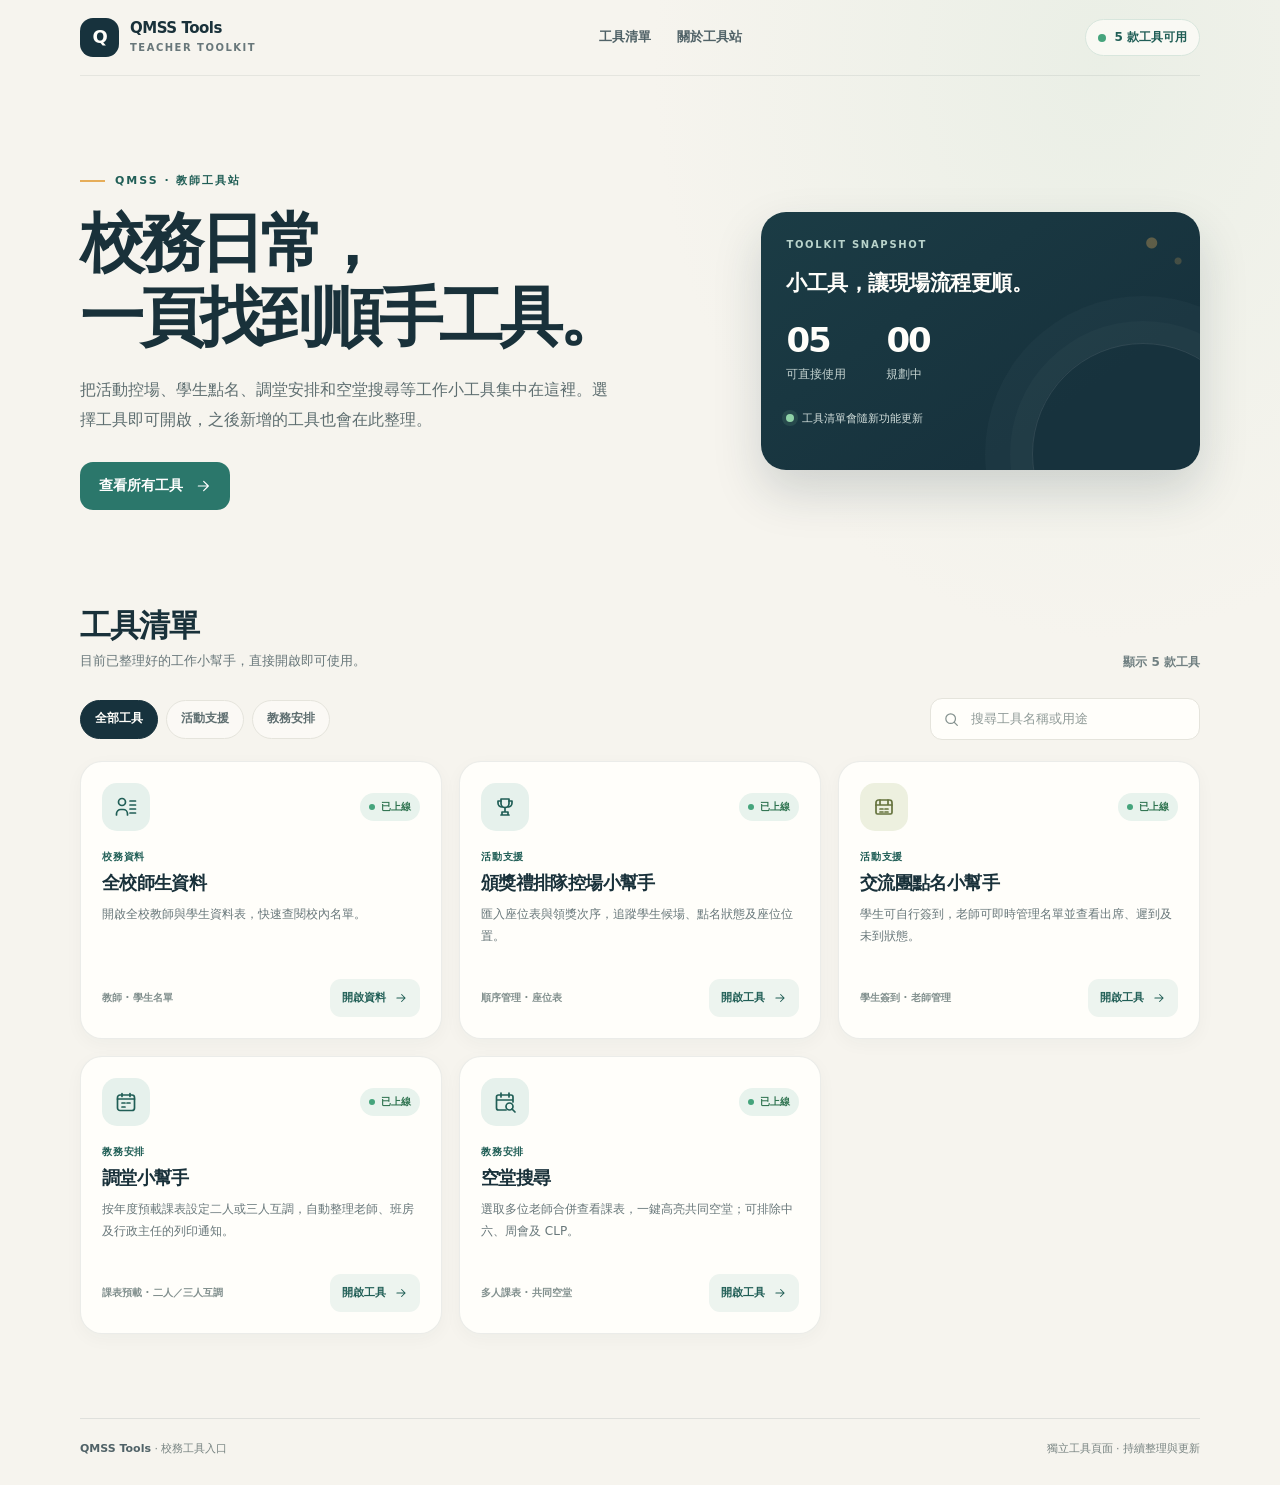
<file: index.html>
<!doctype html>
<html lang="zh-Hant">
<head>
  <meta charset="utf-8">
  <meta name="viewport" content="width=device-width, initial-scale=1">
  <meta name="theme-color" content="#f6f4ee">
  <meta name="description" content="QMSS 校務工具入口：頒獎禮控場、交流團點名、調堂列印及多人空堂搜尋工具。">
  <title>QMSS Tools｜校務工具入口</title>
  <style>
    :root {
      color-scheme: light;
      --page: #f6f4ee;
      --paper: #fffefa;
      --ink: #19313a;
      --muted: #68777a;
      --line: #e5e4dc;
      --teal: #2b776b;
      --teal-dark: #205e56;
      --teal-soft: #e6f1ec;
      --gold: #e6ad59;
      --navy: #17323d;
      --shadow: 0 14px 36px rgba(35, 54, 52, .07);
      --radius: 22px;
    }

    * { box-sizing: border-box; }
    html { scroll-behavior: smooth; }
    body {
      margin: 0;
      min-width: 320px;
      background:
        radial-gradient(ellipse at 86% 4%, rgba(223, 234, 222, .52), transparent 28rem),
        var(--page);
      color: var(--ink);
      font-family: "Noto Sans HK", "PingFang HK", "Microsoft JhengHei", system-ui, sans-serif;
      line-height: 1.6;
    }
    a { color: inherit; }
    button, input { font: inherit; }
    button:focus-visible, input:focus-visible, a:focus-visible {
      outline: 3px solid #d28b2f;
      outline-offset: 3px;
    }
    .wrap { width: min(1120px, calc(100% - 48px)); margin-inline: auto; }

    .topbar {
      min-height: 76px;
      display: flex;
      align-items: center;
      justify-content: space-between;
      gap: 24px;
      border-bottom: 1px solid rgba(25, 49, 58, .08);
    }
    .brand {
      display: inline-flex;
      align-items: center;
      gap: 11px;
      text-decoration: none;
      font-weight: 800;
      letter-spacing: -.03em;
    }
    .brand-mark {
      width: 39px;
      height: 39px;
      display: grid;
      place-items: center;
      border-radius: 13px;
      background: var(--navy);
      color: #fffefa;
      font-size: 18px;
      letter-spacing: -.07em;
    }
    .brand-name { display: block; font-size: 15px; line-height: 1.2; }
    .brand-caption {
      display: block;
      margin-top: 3px;
      color: var(--muted);
      font-size: 10px;
      font-weight: 700;
      letter-spacing: .15em;
    }
    .top-links { display: flex; align-items: center; gap: 26px; }
    .top-links a {
      color: #506267;
      font-size: 13px;
      font-weight: 650;
      text-decoration: none;
    }
    .top-links a:hover { color: var(--teal-dark); }
    .live-count {
      display: inline-flex;
      align-items: center;
      gap: 8px;
      padding: 8px 12px;
      border: 1px solid #d8e6dd;
      border-radius: 999px;
      background: rgba(255, 254, 250, .7);
      color: var(--teal-dark);
      font-size: 12px;
      font-weight: 750;
      white-space: nowrap;
    }
    .live-dot, .status-dot {
      width: 8px;
      height: 8px;
      display: inline-block;
      border-radius: 50%;
      background: #45a47c;
      flex: 0 0 auto;
    }

    .hero {
      display: grid;
      grid-template-columns: minmax(0, 1.15fr) minmax(300px, .85fr);
      align-items: center;
      gap: clamp(36px, 7vw, 88px);
      padding-block: clamp(56px, 8vw, 96px) 74px;
    }
    .eyebrow {
      display: flex;
      align-items: center;
      gap: 10px;
      margin: 0 0 16px;
      color: var(--teal-dark);
      font-size: 11px;
      font-weight: 800;
      letter-spacing: .18em;
      text-transform: uppercase;
    }
    .eyebrow::before {
      width: 25px;
      height: 2px;
      background: var(--gold);
      content: "";
    }
    h1 {
      max-width: 650px;
      margin: 0;
      font-size: clamp(38px, 5.2vw, 64px);
      line-height: 1.17;
      letter-spacing: -.065em;
      font-weight: 800;
    }
    .hero-copy {
      max-width: 540px;
      margin: 20px 0 27px;
      color: #5e6e70;
      font-size: 16px;
      line-height: 1.85;
    }
    .primary-link {
      min-height: 48px;
      display: inline-flex;
      align-items: center;
      justify-content: center;
      gap: 12px;
      padding: 0 19px;
      border-radius: 13px;
      background: var(--teal);
      color: white;
      font-size: 14px;
      font-weight: 750;
      text-decoration: none;
      transition: background .18s ease, transform .18s ease;
    }
    .primary-link:hover { background: var(--teal-dark); transform: translateY(-1px); }
    .primary-link svg { width: 16px; height: 16px; }

    .overview {
      position: relative;
      overflow: hidden;
      min-height: 258px;
      padding: 25px;
      border-radius: 25px;
      background:
        radial-gradient(circle at 89% 12%, rgba(230, 173, 89, .34) 0 5px, transparent 6px),
        radial-gradient(circle at 95% 19%, rgba(230, 173, 89, .22) 0 3px, transparent 4px),
        linear-gradient(145deg, #1b3c45, #17323d 72%);
      color: #fffefa;
      box-shadow: 0 22px 48px rgba(23, 50, 61, .17);
    }
    .overview::after {
      position: absolute;
      right: -54px;
      bottom: -95px;
      width: 220px;
      height: 220px;
      border: 1px solid rgba(255, 255, 255, .1);
      border-radius: 50%;
      box-shadow: 0 0 0 22px rgba(255,255,255,.025), 0 0 0 47px rgba(255,255,255,.025);
      content: "";
      pointer-events: none;
    }
    .overview-kicker {
      color: #b9d3cb;
      font-size: 10px;
      font-weight: 750;
      letter-spacing: .17em;
    }
    .overview-title { margin: 14px 0 23px; font-size: 21px; font-weight: 750; letter-spacing: -.025em; }
    .overview-stats { display: flex; gap: 40px; }
    .stat-number { display: block; font-size: 34px; font-weight: 800; line-height: 1; letter-spacing: -.06em; }
    .stat-label { display: block; margin-top: 8px; color: #c5d3d0; font-size: 12px; }
    .overview-foot {
      display: flex;
      align-items: center;
      gap: 8px;
      margin-top: 25px;
      color: #d3dfdc;
      font-size: 11px;
    }
    .overview-foot .live-dot { background: #8fd2a7; box-shadow: 0 0 0 4px rgba(143,210,167,.12); }

    .tools-section { padding: 22px 0 84px; }
    .section-heading {
      display: flex;
      align-items: end;
      justify-content: space-between;
      gap: 24px;
      margin-bottom: 23px;
    }
    .section-heading h2 { margin: 0; font-size: clamp(24px, 3vw, 31px); line-height: 1.25; letter-spacing: -.045em; }
    .section-heading p { margin: 7px 0 0; color: var(--muted); font-size: 13px; }
    .tool-count {
      color: #718082;
      font-size: 12px;
      font-weight: 700;
      white-space: nowrap;
    }
    .toolbar {
      display: flex;
      align-items: center;
      justify-content: space-between;
      gap: 16px;
      margin: 26px 0 21px;
    }
    .filters { display: flex; flex-wrap: wrap; gap: 8px; }
    .filter-button {
      min-height: 39px;
      padding: 0 14px;
      border: 1px solid var(--line);
      border-radius: 999px;
      background: rgba(255, 254, 250, .62);
      color: #5e6e70;
      cursor: pointer;
      font-size: 12px;
      font-weight: 700;
      transition: border-color .16s ease, background .16s ease, color .16s ease;
    }
    .filter-button:hover { border-color: #b9d3c8; color: var(--teal-dark); }
    .filter-button[aria-pressed="true"] {
      border-color: var(--navy);
      background: var(--navy);
      color: #fffefa;
    }
    .search-box {
      width: min(270px, 100%);
      min-height: 42px;
      display: flex;
      align-items: center;
      gap: 9px;
      padding: 0 12px;
      border: 1px solid var(--line);
      border-radius: 12px;
      background: var(--paper);
    }
    .search-box svg { width: 17px; height: 17px; color: #84918e; flex: 0 0 auto; }
    .search-box input {
      width: 100%;
      min-width: 0;
      border: 0;
      outline: 0;
      background: transparent;
      color: var(--ink);
      font-size: 13px;
    }
    .search-box input::placeholder { color: #909b98; }
    .search-box:focus-within { border-color: #74a99a; box-shadow: 0 0 0 3px rgba(43,119,107,.1); }

    .tool-grid { display: grid; grid-template-columns: repeat(3, minmax(0, 1fr)); gap: 17px; }
    .tool-card {
      min-height: 278px;
      display: flex;
      flex-direction: column;
      padding: 21px;
      border: 1px solid rgba(33, 57, 57, .09);
      border-radius: var(--radius);
      background: var(--paper);
      box-shadow: 0 5px 18px rgba(35, 54, 52, .035);
      transition: transform .18s ease, box-shadow .18s ease, border-color .18s ease;
    }
    .tool-card:hover {
      transform: translateY(-3px);
      border-color: rgba(43,119,107,.28);
      box-shadow: var(--shadow);
    }
    .tool-card.planned { background: rgba(255, 254, 250, .58); border-style: dashed; box-shadow: none; }
    .tool-card.planned:hover { transform: none; border-color: #c9c9bd; box-shadow: none; }
    .card-top { display: flex; align-items: center; justify-content: space-between; gap: 10px; }
    .tool-icon {
      width: 48px;
      height: 48px;
      display: grid;
      place-items: center;
      border-radius: 15px;
      background: var(--teal-soft);
      color: var(--teal-dark);
    }
    .tool-icon svg { width: 24px; height: 24px; }
    .tool-card.attendance .tool-icon { background: #edf0df; color: #65733e; }
    .tool-card.planned .tool-icon { background: #efeee8; color: #77786d; }
    .status-badge {
      display: inline-flex;
      align-items: center;
      gap: 6px;
      padding: 6px 9px;
      border-radius: 999px;
      background: #e8f3ed;
      color: #307451;
      font-size: 10px;
      font-weight: 800;
      white-space: nowrap;
    }
    .status-badge .status-dot { width: 6px; height: 6px; }
    .status-badge.upcoming { background: #efeee8; color: #77786d; }
    .status-badge.upcoming .status-dot { background: #aaa99e; }
    .category {
      margin: 18px 0 5px;
      color: var(--teal-dark);
      font-size: 10px;
      font-weight: 800;
      letter-spacing: .08em;
    }
    .tool-card h3 { margin: 0; font-size: 18px; line-height: 1.4; letter-spacing: -.035em; }
    .tool-card p { margin: 9px 0 17px; color: var(--muted); font-size: 12px; line-height: 1.8; }
    .card-bottom { display: flex; align-items: center; justify-content: space-between; gap: 10px; margin-top: auto; }
    .feature-tag { color: #82908e; font-size: 10px; font-weight: 650; }
    .card-link, .coming-label {
      min-height: 38px;
      display: inline-flex;
      align-items: center;
      justify-content: center;
      gap: 8px;
      padding: 0 12px;
      border-radius: 11px;
      background: #edf4ef;
      color: var(--teal-dark);
      font-size: 11px;
      font-weight: 800;
      text-decoration: none;
      white-space: nowrap;
      transition: background .16s ease;
    }
    .card-link:hover { background: #dcece2; }
    .card-link svg { width: 14px; height: 14px; }
    .coming-label { background: #f1f0eb; color: #77786d; }

    .empty-state {
      padding: 30px 20px;
      border: 1px dashed #d6d5ca;
      border-radius: 16px;
      color: var(--muted);
      text-align: center;
      font-size: 13px;
    }
    .empty-state[hidden], .tool-card[hidden] { display: none !important; }
    .footer {
      display: flex;
      justify-content: space-between;
      gap: 20px;
      padding: 21px 0 27px;
      border-top: 1px solid rgba(25,49,58,.1);
      color: #788482;
      font-size: 11px;
    }
    .footer strong { color: #506267; font-weight: 750; }

    @media (max-width: 820px) {
      .hero { grid-template-columns: 1fr  .82fr; gap: 28px; }
      .tool-grid { grid-template-columns: repeat(2, minmax(0, 1fr)); }
      .overview { min-height: 230px; padding: 21px; }
      .overview-stats { gap: 25px; }
    }
    @media (max-width: 620px) {
      .wrap { width: min(100% - 34px, 480px); }
      .topbar { min-height: 68px; gap: 12px; }
      .top-links { display: none; }
      .live-count { padding: 7px 10px; font-size: 10px; }
      .brand-mark { width: 36px; height: 36px; }
      .hero { grid-template-columns: 1fr; gap: 31px; padding-block: 48px 52px; }
      h1 { font-size: clamp(38px, 11vw, 52px); }
      .hero-copy { margin: 15px 0 22px; font-size: 14px; }
      .overview { min-height: 0; padding: 21px; }
      .overview-title { margin: 10px 0 20px; font-size: 18px; }
      .overview-stats { gap: 34px; }
      .tools-section { padding-bottom: 58px; }
      .section-heading { align-items: start; flex-direction: column; gap: 8px; }
      .toolbar { align-items: stretch; flex-direction: column-reverse; }
      .search-box { width: 100%; min-height: 46px; }
      .filter-button { min-height: 42px; }
      .tool-grid { grid-template-columns: 1fr; gap: 12px; }
      .tool-card { min-height: 252px; padding: 19px; }
      .footer { flex-direction: column; gap: 4px; }
    }
    @media (prefers-reduced-motion: reduce) {
      html { scroll-behavior: auto; }
      *, *::before, *::after { transition-duration: .01ms !important; animation-duration: .01ms !important; }
    }
  </style>
</head>
<body>
  <header class="wrap topbar">
    <a class="brand" href="./index.html" aria-label="QMSS Tools 首頁">
      <span class="brand-mark" aria-hidden="true">Q</span>
      <span>
        <span class="brand-name">QMSS Tools</span>
        <span class="brand-caption">TEACHER TOOLKIT</span>
      </span>
    </a>
    <nav class="top-links" aria-label="主導覽">
      <a href="#tools">工具清單</a>
      <a href="#footer">關於工具站</a>
    </nav>
    <span class="live-count"><span class="live-dot" aria-hidden="true"></span><span id="header-live-count">5 款工具可用</span></span>
  </header>

  <main class="wrap">
    <section class="hero" aria-labelledby="hero-title">
      <div>
        <p class="eyebrow">QMSS · 教師工具站</p>
        <h1 id="hero-title">校務日常，<br>一頁找到順手工具。</h1>
        <p class="hero-copy">把活動控場、學生點名、調堂安排和空堂搜尋等工作小工具集中在這裡。選擇工具即可開啟，之後新增的工具也會在此整理。</p>
        <a class="primary-link" href="#tools">
          查看所有工具
          <svg viewBox="0 0 24 24" fill="none" aria-hidden="true"><path d="M5 12h14M13 5l7 7-7 7" stroke="currentColor" stroke-width="1.8" stroke-linecap="round" stroke-linejoin="round"/></svg>
        </a>
      </div>
      <aside class="overview" aria-label="工具站概覽">
        <div class="overview-kicker">TOOLKIT SNAPSHOT</div>
        <div class="overview-title">小工具，讓現場流程更順。</div>
        <div class="overview-stats">
          <div><span class="stat-number" id="available-count">05</span><span class="stat-label">可直接使用</span></div>
          <div><span class="stat-number" id="planned-count">00</span><span class="stat-label">規劃中</span></div>
        </div>
        <div class="overview-foot"><span class="live-dot" aria-hidden="true"></span>工具清單會隨新功能更新</div>
      </aside>
    </section>

    <section class="tools-section" id="tools" aria-labelledby="tools-title">
      <div class="section-heading">
        <div>
          <h2 id="tools-title">工具清單</h2>
          <p>目前已整理好的工作小幫手，直接開啟即可使用。</p>
        </div>
        <span class="tool-count" id="result-count" aria-live="polite">共 5 款工具</span>
      </div>

      <div class="toolbar">
        <div class="filters" role="group" aria-label="按用途篩選工具">
          <button class="filter-button" type="button" data-filter="all" aria-pressed="true">全部工具</button>
          <button class="filter-button" type="button" data-filter="events" aria-pressed="false">活動支援</button>
          <button class="filter-button" type="button" data-filter="academic" aria-pressed="false">教務安排</button>
        </div>
        <label class="search-box">
          
          <svg viewBox="0 0 24 24" fill="none" aria-hidden="true"><circle cx="10.8" cy="10.8" r="6.8" stroke="currentColor" stroke-width="1.7"/><path d="m16 16 4.2 4.2" stroke="currentColor" stroke-width="1.7" stroke-linecap="round"/></svg>
          <input id="tool-search" type="search" aria-label="搜尋工具名稱或用途" placeholder="搜尋工具名稱或用途" autocomplete="off">
        </label>
      </div>

      <div class="tool-grid" id="tool-grid">
        <article class="tool-card directory" data-category="academic" data-status="available" data-search="全校師生 教師 學生 校務資料 名單 人員 試算表">
          <div class="card-top">
            <span class="tool-icon" aria-hidden="true">
              <svg viewBox="0 0 24 24" fill="none"><circle cx="8" cy="7" r="3.5" stroke="currentColor" stroke-width="1.7"/><path d="M2.5 20v-1.25A4.25 4.25 0 0 1 6.75 14.5h2.5a4.25 4.25 0 0 1 4.25 4.25V20M16 6h5.5M16 10h5.5M16 14h5.5M16 18h5.5" stroke="currentColor" stroke-width="1.7" stroke-linecap="round"/></svg>
            </span>
            <span class="status-badge"><span class="status-dot" aria-hidden="true"></span>已上線</span>
          </div>
          <div class="category">校務資料</div>
          <h3>全校師生資料</h3>
          <p>開啟全校教師與學生資料表，快速查閱校內名單。</p>
          <div class="card-bottom">
            <span class="feature-tag">教師 · 學生名單</span>
            <a class="card-link" href="https://docs.google.com/spreadsheets/d/120cxaKFrajA2TdYSpCSSMGlLNbFStj-rSqqBOt7FCS8/edit?gid=1160734089#gid=1160734089">開啟資料
              <svg viewBox="0 0 24 24" fill="none" aria-hidden="true"><path d="M5 12h14m-6-6 6 6-6 6" stroke="currentColor" stroke-width="1.8" stroke-linecap="round" stroke-linejoin="round"/></svg>
            </a>
          </div>
        </article>

        <article class="tool-card award" data-category="events" data-status="available" data-search="頒獎禮 排隊 控場 領獎 座位表 學生上台">
          <div class="card-top">
            <span class="tool-icon" aria-hidden="true">
              <svg viewBox="0 0 24 24" fill="none"><path d="M8 4h8v4.5a4 4 0 0 1-8 0V4Z" stroke="currentColor" stroke-width="1.7" stroke-linejoin="round"/><path d="M8 6H5v2a4 4 0 0 0 4 4M16 6h3v2a4 4 0 0 1-4 4M12 12.5V17m-4 3h8m-7-3h6v3H9v-3Z" stroke="currentColor" stroke-width="1.7" stroke-linecap="round" stroke-linejoin="round"/></svg>
            </span>
            <span class="status-badge"><span class="status-dot" aria-hidden="true"></span>已上線</span>
          </div>
          <div class="category">活動支援</div>
          <h3>頒獎禮排隊控場小幫手</h3>
          <p>匯入座位表與領獎次序，追蹤學生候場、點名狀態及座位位置。</p>
          <div class="card-bottom">
            <span class="feature-tag">順序管理 · 座位表</span>
            <a class="card-link" href="./school-award-system.htm?v=award-ui-20260927-ca05bb9">開啟工具
              <svg viewBox="0 0 24 24" fill="none" aria-hidden="true"><path d="M5 12h14m-6-6 6 6-6 6" stroke="currentColor" stroke-width="1.8" stroke-linecap="round" stroke-linejoin="round"/></svg>
            </a>
          </div>
        </article>

        <article class="tool-card attendance" data-category="events" data-status="available" data-search="交流團 點名 簽到 學生 出席 遲到 老師 名單">
          <div class="card-top">
            <span class="tool-icon" aria-hidden="true">
              <svg viewBox="0 0 24 24" fill="none"><path d="M4 7.5A2.5 2.5 0 0 1 6.5 5h11A2.5 2.5 0 0 1 20 7.5v10a1.5 1.5 0 0 1-1.5 1.5h-13A1.5 1.5 0 0 1 4 17.5v-10Z" stroke="currentColor" stroke-width="1.7"/><path d="M4 10h16M8 5v5m8-5v5m-8 4h3m2 0h3m-8 3h3m2 0h3" stroke="currentColor" stroke-width="1.7" stroke-linecap="round"/></svg>
            </span>
            <span class="status-badge"><span class="status-dot" aria-hidden="true"></span>已上線</span>
          </div>
          <div class="category">活動支援</div>
          <h3>交流團點名小幫手</h3>
          <p>學生可自行簽到，老師可即時管理名單並查看出席、遲到及未到狀態。</p>
          <div class="card-bottom">
            <span class="feature-tag">學生簽到 · 老師管理</span>
            <a class="card-link" href="./tour-check-in.htm?v=tour-ui-20260927-4ef6a61">開啟工具
              <svg viewBox="0 0 24 24" fill="none" aria-hidden="true"><path d="M5 12h14m-6-6 6 6-6 6" stroke="currentColor" stroke-width="1.8" stroke-linecap="round" stroke-linejoin="round"/></svg>
            </a>
          </div>
        </article>

        <article class="tool-card adjustment" data-category="academic" data-status="available" data-search="調堂 調課 課堂 課節 教務 安排 老師 二人 三人 列印">
          <div class="card-top">
            <span class="tool-icon" aria-hidden="true">
              <svg viewBox="0 0 24 24" fill="none"><rect x="3.5" y="5" width="17" height="15.5" rx="2.5" stroke="currentColor" stroke-width="1.7"/><path d="M8 3.5v3m8-3v3M3.5 9h17M8 13h3m2 0h3m-8 4h3" stroke="currentColor" stroke-width="1.7" stroke-linecap="round"/></svg>
            </span>
            <span class="status-badge"><span class="status-dot" aria-hidden="true"></span>已上線</span>
          </div>
          <div class="category">教務安排</div>
          <h3>調堂小幫手</h3>
          <p>按年度預載課表設定二人或三人互調，自動整理老師、班房及行政主任的列印通知。</p>
          <div class="card-bottom">
            <span class="feature-tag">課表預載 · 二人／三人互調</span>
            <a class="card-link" href="./adjustment-timetable.htm?v=adjustment-ui-20260927-r2">開啟工具
              <svg viewBox="0 0 24 24" fill="none" aria-hidden="true"><path d="M5 12h14m-6-6 6 6-6 6" stroke="currentColor" stroke-width="1.8" stroke-linecap="round" stroke-linejoin="round"/></svg>
            </a>
          </div>
        </article>
        <article class="tool-card adjustment free-period" data-category="academic" data-status="available" data-search="空堂 空節 共同時間 課表 時間表 老師 多人 中六 周會 CLP 會議 教務">
          <div class="card-top">
            <span class="tool-icon" aria-hidden="true">
              <svg viewBox="0 0 24 24" fill="none"><path d="M13 20H5.5a2 2 0 0 1-2-2V7a2 2 0 0 1 2-2H18a2 2 0 0 1 2 2v5M8 3v4m8-4v4M3.5 10H20" stroke="currentColor" stroke-width="1.7" stroke-linecap="round"/><circle cx="16.5" cy="16.5" r="3.5" stroke="currentColor" stroke-width="1.7"/><path d="m19 19 3 3" stroke="currentColor" stroke-width="1.7" stroke-linecap="round"/></svg>
            </span>
            <span class="status-badge"><span class="status-dot" aria-hidden="true"></span>已上線</span>
          </div>
          <div class="category">教務安排</div>
          <h3>空堂搜尋</h3>
          <p>選取多位老師合併查看課表，一鍵高亮共同空堂；可排除中六、周會及 CLP。</p>
          <div class="card-bottom">
            <span class="feature-tag">多人課表 · 共同空堂</span>
            <a class="card-link" href="./free-period-search.htm">開啟工具
              <svg viewBox="0 0 24 24" fill="none" aria-hidden="true"><path d="M5 12h14m-6-6 6 6-6 6" stroke="currentColor" stroke-width="1.8" stroke-linecap="round" stroke-linejoin="round"/></svg>
            </a>
          </div>
        </article>
      </div>
      <div class="empty-state" id="empty-state" hidden>找不到相符的工具，試試其他關鍵字或用途。</div>
    </section>
  </main>

  <footer class="wrap footer" id="footer">
    <span><strong>QMSS Tools</strong> · 校務工具入口</span>
    <span>獨立工具頁面 · 持續整理與更新</span>
  </footer>

  <script>
    (function () {
      const cards = Array.from(document.querySelectorAll(".tool-card"));
      const filterButtons = Array.from(document.querySelectorAll("[data-filter]"));
      const searchInput = document.getElementById("tool-search");
      const emptyState = document.getElementById("empty-state");
      const resultCount = document.getElementById("result-count");
      let activeFilter = "all";

      function updateCounts() {
        const available = cards.filter(function (card) { return card.dataset.status === "available"; }).length;
        const planned = cards.filter(function (card) { return card.dataset.status === "planned"; }).length;
        document.getElementById("available-count").textContent = String(available).padStart(2, "0");
        document.getElementById("planned-count").textContent = String(planned).padStart(2, "0");
        document.getElementById("header-live-count").textContent = available + " 款工具可用";
      }

      function applyFilters() {
        const query = searchInput.value.trim().toLocaleLowerCase();
        let visible = 0;
        cards.forEach(function (card) {
          const categoryMatches = activeFilter === "all" || card.dataset.category === activeFilter;
          const text = (card.dataset.search + " " + card.textContent).toLocaleLowerCase();
          const textMatches = !query || text.includes(query);
          const show = categoryMatches && textMatches;
          card.hidden = !show;
          if (show) visible += 1;
        });
        emptyState.hidden = visible !== 0;
        resultCount.textContent = "顯示 " + visible + " 款工具";
      }

      filterButtons.forEach(function (button) {
        button.addEventListener("click", function () {
          activeFilter = button.dataset.filter;
          filterButtons.forEach(function (item) {
            item.setAttribute("aria-pressed", String(item === button));
          });
          applyFilters();
        });
      });
      searchInput.addEventListener("input", applyFilters);
      updateCounts();
      applyFilters();
    }());
  </script>
</body>
</html>
</file>
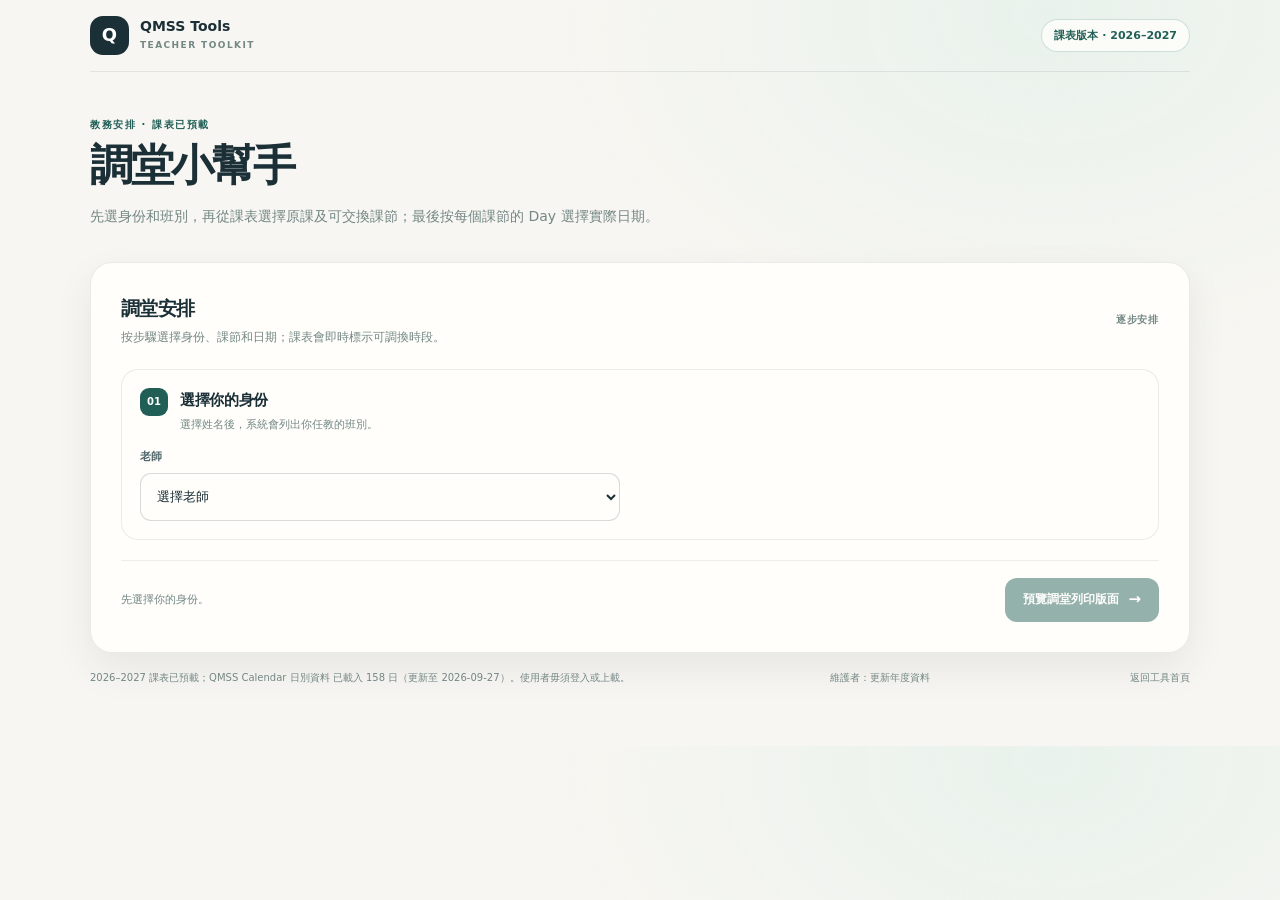
<file: adjustment-timetable.htm>
<!doctype html>
<html lang="zh-Hant">
<head>
  <meta charset="utf-8">
  <meta name="viewport" content="width=device-width, initial-scale=1">
  <meta name="theme-color" content="#f6f4ee">
  <meta name="description" content="按年度課表安排二人或三人調堂並列印各份通知。">
  <title>調堂小幫手｜QMSS Tools</title>
  <style>
    :root {
      color-scheme: light;
      --canvas: 42 32% 96%;
      --surface: 48 100% 99%;
      --surface-muted: 76 20% 94%;
      --surface-strong: 75 17% 89%;
      --line: 70 13% 85%;
      --ink: 197 34% 16%;
      --ink-soft: 190 15% 35%;
      --ink-muted: 174 8% 49%;
      --brand: 171 47% 32%;
      --brand-solid: 171 49% 25%;
      --brand-soft: 145 30% 92%;
      --on-brand: 0 0% 100%;
      --accent: 36 74% 62%;
      --success: 145 47% 37%;
      --warning: 37 88% 46%;
      --danger: 0 66% 47%;
      --on-danger: 0 0% 100%;
      --page: hsl(var(--canvas));
      --paper: hsl(var(--surface));
      --text: hsl(var(--ink));
      --muted: hsl(var(--ink-muted));
      --green: hsl(var(--brand));
      --green-dark: hsl(var(--brand-solid));
      --green-soft: hsl(var(--brand-soft));
      --border: hsl(var(--line));
      --shadow: 0 16px 38px hsl(var(--ink) / .08);
      --radius: 22px;
    }
    * { box-sizing: border-box; }
    body {
      margin: 0;
      min-width: 320px;
      background: radial-gradient(ellipse at 82% 2%, hsl(var(--brand-soft) / .78), transparent 32rem), var(--page);
      color: var(--text);
      font-family: "Noto Sans HK", "PingFang HK", "Microsoft JhengHei", system-ui, sans-serif;
      line-height: 1.6;
    }
    button, input, select { font: inherit; }
    button:focus-visible, input:focus-visible, select:focus-visible, a:focus-visible {
      outline: 3px solid hsl(var(--accent));
      outline-offset: 3px;
    }
    a { color: inherit; }
    .wrap { width: min(1100px, calc(100% - 40px)); margin-inline: auto; }
    .topbar {
      min-height: 72px;
      display: flex;
      align-items: center;
      justify-content: space-between;
      gap: 18px;
      border-bottom: 1px solid hsl(var(--ink) / .09);
    }
    .brand { display: inline-flex; align-items: center; gap: 11px; text-decoration: none; }
    .brand-mark {
      width: 39px; height: 39px; display: grid; place-items: center; border-radius: 13px;
      background: hsl(var(--ink)); color: white; font-size: 18px; font-weight: 800;
    }
    .brand-name { display: block; font-size: 14px; font-weight: 800; line-height: 1.2; }
    .brand-caption { display: block; margin-top: 3px; color: var(--muted); font-size: 9px; font-weight: 750; letter-spacing: .16em; }
    .year-pill { padding: 7px 12px; border: 1px solid hsl(var(--brand) / .22); border-radius: 999px; background: hsl(var(--surface) / .8); color: var(--green-dark); font-size: 11px; font-weight: 750; white-space: nowrap; }
    main { padding-bottom: 60px; }
    .intro { padding: 45px 0 25px; }
    .eyebrow { margin: 0 0 7px; color: var(--green-dark); font-size: 10px; font-weight: 800; letter-spacing: .16em; }
    h1 { margin: 0; font-size: clamp(30px, 5vw, 43px); line-height: 1.2; letter-spacing: -.055em; }
    .intro-copy { max-width: 650px; margin: 12px 0 0; color: var(--muted); font-size: 14px; line-height: 1.8; }
    .builder-card, .preview-card {
      display: block; margin-top: 8px; padding: clamp(18px, 3vw, 30px); border: 1px solid hsl(var(--ink) / .09);
      border-radius: var(--radius); background: var(--paper); box-shadow: var(--shadow);
    }
    .section-heading { display: flex; align-items: center; justify-content: space-between; gap: 18px; }
    .section-heading h2 { margin: 0; font-size: 19px; letter-spacing: -.035em; }
    .section-heading p { margin: 5px 0 0; color: var(--muted); font-size: 12px; }
    .step-label { color: var(--muted); font-size: 10px; font-weight: 750; letter-spacing: .08em; white-space: nowrap; }
    .mode-row { display: flex; align-items: center; gap: 13px; flex-wrap: wrap; margin: 21px 0 17px; }
    .mode-label, .field-label { display: block; color: hsl(var(--ink-soft)); font-size: 11px; font-weight: 750; }
    .mode-switch { display: inline-flex; gap: 4px; padding: 4px; border: 1px solid var(--border); border-radius: 14px; background: hsl(var(--surface-muted)); }
    .mode-switch button {
      min-height: 39px; padding: 0 15px; border: 0; border-radius: 10px; background: transparent;
      color: hsl(var(--ink-soft)); cursor: pointer; font-size: 12px; font-weight: 750; transition: background .16s ease, color .16s ease, box-shadow .16s ease;
    }
    .mode-switch button:hover { color: var(--green-dark); }
    .mode-switch button[aria-pressed="true"] { background: var(--paper); color: var(--green-dark); box-shadow: 0 2px 7px hsl(var(--ink) / .09); }
    .class-row { display: grid; grid-template-columns: minmax(180px, 260px) 1fr; align-items: end; gap: 17px; padding: 19px 0; border-top: 1px solid hsl(var(--ink) / .08); border-bottom: 1px solid hsl(var(--ink) / .08); }
    .field { min-width: 0; }
    .field-label { margin-bottom: 7px; }
    .control {
      width: 100%; min-height: 44px; padding: 9px 12px; border: 1px solid hsl(var(--ink) / .17); border-radius: 11px;
      background: var(--paper); color: var(--text); font-size: 13px;
    }
    .control:focus { border-color: hsl(var(--brand)); }
    .hint { margin: 5px 0 0; color: var(--muted); font-size: 10px; line-height: 1.55; }
    .cycle-note { display: flex; align-items: flex-start; gap: 10px; padding: 11px 13px; border: 1px solid hsl(var(--warning) / .2); border-radius: 13px; background: hsl(var(--warning) / .07); color: hsl(var(--ink-soft)); font-size: 11px; line-height: 1.6; }
    .cycle-note strong { color: hsl(var(--ink)); }
    .note-mark { flex: 0 0 auto; display: grid; place-items: center; width: 20px; height: 20px; border-radius: 7px; background: hsl(var(--warning) / .16); color: hsl(var(--warning)); font-size: 12px; font-weight: 900; }
    .rotation { margin: 17px 0 0; padding: 13px 15px; border-radius: 13px; background: hsl(var(--brand-soft)); color: var(--green-dark); font-size: 11px; }
    .rotation strong { font-weight: 800; }
    .period-note { margin: 14px 0 0; padding: 11px 14px; border: 1px solid hsl(var(--brand) / .15); border-radius: 12px; background: hsl(var(--brand-soft) / .55); color: var(--green-dark); font-size: 11px; line-height: 1.6; }
    .teacher-grid { display: grid; grid-template-columns: repeat(2, minmax(0, 1fr)); gap: 13px; margin-top: 17px; }
    .teacher-card { display: block; min-width: 0; padding: 17px; border: 1px solid hsl(var(--ink) / .1); border-radius: 17px; background: hsl(var(--surface) / .72); }
    .teacher-head { display: flex; align-items: center; justify-content: space-between; gap: 12px; margin-bottom: 13px; }
    .teacher-title { display: flex; align-items: center; gap: 9px; min-width: 0; }
    .teacher-avatar { width: 30px; height: 30px; display: grid; place-items: center; border-radius: 10px; background: var(--green-soft); color: var(--green-dark); font-size: 12px; font-weight: 850; }
    .teacher-title h3 { margin: 0; font-size: 14px; letter-spacing: -.02em; }
    .teacher-seq { color: var(--muted); font-size: 9px; font-weight: 700; }
    .teacher-fields { display: grid; grid-template-columns: 1fr 1fr; gap: 12px 10px; }
    .teacher-fields .wide { grid-column: 1 / -1; }
    .teacher-fields .control { min-height: 42px; font-size: 12px; }
    .lesson-readout { min-height: 46px; margin: 12px 0 0; padding: 9px 11px; border-radius: 11px; background: hsl(var(--surface-muted)); color: hsl(var(--ink-soft)); font-size: 10px; line-height: 1.55; }
    .lesson-readout strong { display: block; margin-bottom: 2px; color: hsl(var(--ink)); font-size: 9px; letter-spacing: .03em; }
    .builder-bottom { display: flex; align-items: center; justify-content: space-between; gap: 18px; margin-top: 20px; padding-top: 17px; border-top: 1px solid hsl(var(--ink) / .08); }
    .status-text { max-width: 640px; margin: 0; color: var(--muted); font-size: 11px; }
    .status-text[data-state="ready"] { color: hsl(var(--success)); font-weight: 750; }
    .status-text[data-state="error"] { color: hsl(var(--danger)); font-weight: 750; }
    .lumen-action { min-height: 44px; display: inline-flex; align-items: center; justify-content: center; vertical-align: middle; padding: 0 18px; border: 0; border-radius: 12px; background: var(--green-dark); color: white; cursor: pointer; font-size: 12px; font-weight: 800; }
    .lumen-action.secondary { border: 1px solid var(--border); background: var(--paper); color: var(--green-dark); }
    .lumen-action:disabled { opacity: .48; pointer-events: none; cursor: not-allowed; }
    .button-label { display: inline-flex; align-items: center; gap: 9px; }
    .btn-arrow { font-size: 15px; line-height: 1; }
    .data-error { display: none; margin: 16px 0 0; padding: 13px 15px; border: 1px solid hsl(var(--danger) / .24); border-radius: 12px; background: hsl(var(--danger) / .06); color: hsl(var(--danger)); font-size: 12px; }
    .data-error.is-visible { display: block; }
    .workflow-panel { margin-top: 22px; padding: 18px; border: 1px solid hsl(var(--ink) / .09); border-radius: 17px; background: hsl(var(--surface) / .72); }
    .workflow-heading { display: flex; align-items: flex-start; gap: 12px; margin-bottom: 14px; }
    .workflow-heading h3 { margin: 0; font-size: 15px; letter-spacing: -.025em; }
    .workflow-heading p { margin: 4px 0 0; color: var(--muted); font-size: 11px; line-height: 1.6; }
    .workflow-number { flex: 0 0 auto; display: grid; place-items: center; width: 28px; height: 28px; border-radius: 9px; background: var(--green-dark); color: white; font-size: 10px; font-weight: 850; }
    .identity-field { max-width: 480px; }
    .identity-field .control { min-height: 48px; }
    #after-identity[hidden], #timetable-workflow[hidden], #date-step[hidden], #schedule-view[hidden], #manual-panel[hidden], #manual-entry-button[hidden] { display: none !important; }
    .timetable-workflow { margin-top: 22px; padding-top: 22px; border-top: 1px solid hsl(var(--ink) / .09); }
    .timetable-heading { display: flex; align-items: flex-end; justify-content: space-between; gap: 16px; margin-bottom: 14px; }
    .timetable-heading h3 { margin: 4px 0 0; font-size: 19px; letter-spacing: -.035em; }
    .timetable-prompt { margin: 5px 0 0; color: var(--muted); font-size: 12px; line-height: 1.6; }
    .timetable-legend { display: flex; align-items: center; gap: 12px; flex-wrap: wrap; color: hsl(var(--ink-soft)); font-size: 10px; }
    .timetable-legend span { display: inline-flex; align-items: center; gap: 5px; }
    .split-toggle { display: inline-flex; align-items: center; gap: 6px; min-height: 28px; padding: 4px 8px; border: 1px solid hsl(var(--brand) / .28); border-radius: 8px; background: hsl(var(--brand-soft) / .55); color: hsl(var(--ink)); font-size: 10px; font-weight: 750; cursor: pointer; }
    .split-toggle input { width: 14px; height: 14px; margin: 0; accent-color: hsl(var(--brand)); }
    .split-toggle:focus-within { outline: 2px solid hsl(var(--brand) / .55); outline-offset: 2px; }
    .split-hidden-note { min-height: 52px; display: flex; align-items: center; justify-content: center; padding: 6px; border: 1px dashed hsl(var(--ink) / .16); border-radius: 9px; background: hsl(var(--ink) / .035); color: var(--muted); font-size: 9px; font-weight: 700; line-height: 1.5; text-align: center; }
    .legend-dot { width: 9px; height: 9px; border-radius: 50%; background: hsl(var(--ink) / .2); }
    .legend-dot.available { background: hsl(var(--brand)); }
    .legend-dot.own { background: hsl(var(--accent)); }
    .legend-dot.manual { background: hsl(var(--warning)); }
    .selected-lessons { display: grid; grid-template-columns: repeat(auto-fit, minmax(220px, 1fr)); gap: 9px; margin: 0 0 13px; }
    .selected-slot { display: flex; align-items: center; justify-content: space-between; gap: 10px; padding: 10px 12px; border: 1px solid hsl(var(--brand) / .22); border-radius: 12px; background: hsl(var(--brand-soft) / .58); }
    .selected-slot-main { min-width: 0; }
    .selected-slot strong { display: block; color: var(--green-dark); font-size: 10px; }
    .selected-slot span { display: block; margin-top: 3px; color: hsl(var(--ink-soft)); font-size: 10px; line-height: 1.5; overflow-wrap: anywhere; }
    .remove-slot { flex: 0 0 auto; padding: 6px 9px; border: 1px solid hsl(var(--ink) / .15); border-radius: 8px; background: white; color: hsl(var(--ink-soft)); cursor: pointer; font-size: 10px; }
    .remove-slot:hover { border-color: hsl(var(--danger) / .4); color: hsl(var(--danger)); }
    .manual-hint { margin: 0 0 9px; color: var(--muted); font-size: 10px; line-height: 1.65; }
    .manual-entry-actions { display: flex; justify-content: flex-end; margin-top: 11px; }
    .manual-panel { margin: 0 0 13px; padding: 15px; border: 1px solid hsl(var(--warning) / .3); border-radius: 14px; background: hsl(var(--warning) / .08); color: hsl(var(--ink-soft)); font-size: 11px; line-height: 1.65; }
    .manual-panel h4 { margin: 0 0 5px; color: hsl(var(--ink)); font-size: 13px; }
    .manual-panel p { margin: 5px 0; }
    .manual-panel ul { margin: 6px 0; padding-left: 19px; }
    .manual-fields { display: grid; grid-template-columns: repeat(2, minmax(0, 1fr)); gap: 10px; margin-top: 10px; }
    .manual-fields .field-label { margin-bottom: 5px; }
    .manual-fields .control { min-height: 40px; background: white; }
    .manual-actions { display: flex; gap: 8px; margin-top: 11px; }
    .manual-actions button { min-height: 38px; padding: 0 13px; border: 1px solid hsl(var(--ink) / .15); border-radius: 9px; background: white; color: hsl(var(--ink-soft)); cursor: pointer; font-size: 11px; font-weight: 750; }
    .manual-actions button.primary { border-color: var(--green-dark); background: var(--green-dark); color: white; }
    .manual-conflict-preview { padding: 8px 10px; border-radius: 9px; background: hsl(var(--surface) / .8); }
    .timetable-scroll { overflow: auto; max-height: min(72vh, 780px); border: 1px solid hsl(var(--ink) / .1); border-radius: 14px; background: hsl(var(--surface) / .6); }
    .class-timetable { width: 100%; min-width: 900px; border-collapse: separate; border-spacing: 4px; table-layout: fixed; }
    .class-timetable th { position: sticky; top: 0; z-index: 2; padding: 10px 6px; background: hsl(var(--surface-strong)); color: hsl(var(--ink-soft)); font-size: 11px; text-align: center; }
    .class-timetable th:first-child { left: 0; z-index: 3; width: 50px; }
    .class-timetable td { padding: 3px; vertical-align: top; }
    .class-timetable td:first-child { position: sticky; left: 0; z-index: 1; width: 50px; padding: 8px 4px; background: hsl(var(--surface-strong)); color: hsl(var(--ink-soft)); font-size: 11px; font-weight: 800; text-align: center; }
    .timetable-cell { display: grid; align-content: start; gap: 4px; min-height: 62px; }
    .class-timetable .timetable-break-row td { position: static; left: auto; z-index: auto; width: auto; padding: 5px 8px; border: 1px solid hsl(var(--brand) / .18); border-radius: 8px; background: hsl(var(--brand-soft) / .62); color: hsl(var(--brand-solid)); font-size: 10px; font-weight: 850; letter-spacing: .08em; text-align: center; vertical-align: middle; }
    .class-timetable .timetable-break-row.lunch td { border-color: hsl(var(--accent) / .42); background: hsl(var(--accent) / .18); color: hsl(var(--ink)); }
    .period-note-inline { padding: 4px 5px; border-radius: 7px; background: hsl(var(--ink) / .05); color: var(--muted); font-size: 8px; line-height: 1.4; text-align: center; }
    .timetable-entry, .empty-slot { width: 100%; min-height: 52px; display: flex; flex-direction: column; align-items: flex-start; justify-content: center; gap: 2px; padding: 6px 7px; border: 1px solid hsl(var(--ink) / .12); border-radius: 9px; background: white; color: hsl(var(--ink)); text-align: left; cursor: pointer; transition: border-color .15s ease, background .15s ease, box-shadow .15s ease; }
    .timetable-entry .entry-subject { font-size: 9px; font-weight: 800; line-height: 1.35; overflow-wrap: anywhere; }
    .timetable-entry .entry-teacher { color: hsl(var(--ink-soft)); font-size: 9px; line-height: 1.35; }
    .timetable-entry .entry-status { color: var(--muted); font-size: 8px; font-weight: 750; line-height: 1.3; }
    .timetable-entry.is-owner-lesson { border-color: hsl(var(--accent) / .8); background: hsl(var(--accent) / .12); }
    .timetable-entry.is-highlighted { border-color: hsl(var(--brand) / .7); background: hsl(var(--brand-soft)); box-shadow: inset 0 0 0 1px hsl(var(--brand) / .24); }
    .timetable-entry.is-selected { border-color: var(--green-dark); box-shadow: 0 0 0 2px hsl(var(--brand) / .2); }
    .timetable-entry.is-muted { background: hsl(var(--surface-muted)); }
    .timetable-entry:disabled { cursor: default; opacity: .72; }
    .timetable-entry:not(:disabled):hover, .empty-slot:hover { border-color: hsl(var(--brand)); box-shadow: 0 0 0 2px hsl(var(--brand) / .12); }
    .empty-slot { align-items: center; border-style: dashed; background: transparent; color: hsl(var(--ink-soft)); font-size: 8px; line-height: 1.4; text-align: center; }
    .empty-slot .entry-status { color: hsl(var(--warning)); font-weight: 800; }
    .date-step { margin-top: 22px; padding: 19px; border: 1px solid hsl(var(--brand) / .18); border-radius: 16px; background: hsl(var(--brand-soft) / .34); }
    .date-step .workflow-heading { margin-bottom: 12px; }
    .date-choices { display: grid; grid-template-columns: repeat(auto-fit, minmax(220px, 1fr)); gap: 11px; }
    .date-choice { min-width: 0; padding: 12px; border: 1px solid hsl(var(--ink) / .1); border-radius: 12px; background: hsl(var(--surface) / .85); }
    .date-choice h4 { margin: 0 0 4px; font-size: 11px; }
    .date-choice p { margin: 0 0 8px; color: var(--muted); font-size: 9px; line-height: 1.5; }
    .date-choice .control { min-height: 40px; font-size: 11px; }
    .date-warning { margin-top: 8px; padding: 8px 9px; border-radius: 9px; background: hsl(var(--warning) / .1); color: hsl(var(--ink-soft)); font-size: 9px; line-height: 1.55; }
    .date-warning label { display: flex; align-items: flex-start; gap: 7px; }
    .date-warning input { flex: 0 0 auto; margin-top: 2px; }
    .date-validation { margin-top: 7px; color: var(--muted); font-size: 9px; }
    .date-choice .manual-date { margin-top: 8px; }
    .mode-row[aria-label="調堂人數"] { margin-top: 19px; }
    .class-row .cycle-note { min-height: 52px; }
    .class-step-heading { margin: 20px 0 -8px; }
    @media (max-width: 720px) {
      .timetable-heading { align-items: flex-start; flex-direction: column; }
      .manual-fields { grid-template-columns: 1fr; }
    }
    @media (max-width: 480px) {
      .workflow-panel, .date-step { padding: 13px; }
      .timetable-legend { gap: 8px; }
      .manual-actions { flex-wrap: wrap; }
      .manual-actions button { flex: 1 1 auto; }
    }
    .page-foot { display: flex; justify-content: space-between; gap: 18px; margin-top: 17px; color: var(--muted); font-size: 10px; }
    .page-foot a { text-decoration: none; }
    .page-foot a:hover { color: var(--green-dark); text-decoration: underline; }
    .preview-section { margin-top: 28px; }
    .preview-section[hidden] { display: none !important; }
    .preview-toolbar { display: flex; align-items: center; justify-content: space-between; gap: 14px; margin: 0 0 13px; }
    .preview-toolbar h2 { margin: 0; font-size: 18px; }
    .preview-actions { display: flex; gap: 9px; flex-wrap: wrap; }
    .print-sheet {
      --copy-count: 4;
      --participant-count: 2;
      --label-width: 12mm;
      --primary-value-width: 24mm;
      --title-size: 11.8pt;
      --body-size: 8.9pt;
      --stamp-size: 9pt;
      width: min(100%, 794px);
      aspect-ratio: 210 / 297;
      margin: 0 auto;
      padding: 7.7% 6.2% 0;
      display: grid;
      align-content: start;
      grid-template-rows: repeat(4, 14.1%);
      row-gap: 1.5%;
      background: #fff;
      color: #111;
      box-shadow: 0 9px 28px hsl(var(--ink) / .14);
      font-family: "Microsoft JhengHei", "微軟正黑體", "PingFang HK", sans-serif;
    }
    .print-sheet[data-mode="3"] {
      --copy-count: 5;
      --participant-count: 3;
      --label-width: 8mm;
      --primary-value-width: 13mm;
      --title-size: 8.2pt;
      --body-size: 6.1pt;
      --stamp-size: 7pt;
      padding: 5.4% 4.5% 0;
      grid-template-rows: repeat(5, 10.2%);
      row-gap: 1.5%;
    }
    .print-copy {
      position: relative;
      display: grid;
      grid-template-columns: repeat(var(--participant-count), minmax(0, 1fr));
      gap: 2.8%;
      min-width: 0;
      height: 100%;
      padding-bottom: 2.2%;
      border-bottom: .3mm dashed #666;
    }
    .print-copy:last-child { border-bottom: 0; }
    .copy-recipient-label {
      position: absolute;
      top: 0;
      left: calc(var(--recipient-index) * (100% / var(--participant-count)));
      width: calc(100% / var(--participant-count));
      height: 3.5mm;
      overflow: hidden;
      color: #111;
      font-size: var(--stamp-size);
      line-height: 1;
      text-align: center;
      white-space: nowrap;
    }
    .lesson-list { display: grid; grid-column: 1 / -1; grid-template-columns: repeat(var(--participant-count), minmax(0, 1fr)); gap: 2.8%; min-width: 0; height: 100%; }
    .notice-card {
      display: flex;
      flex-direction: column;
      justify-content: center;
      min-width: 0;
      height: calc(100% - 3.5mm);
      margin-top: 3.5mm;
      padding: 1mm 1.6mm;
      border: .25mm solid #111;
      text-align: center;
      overflow: hidden;
    }
    .notice-title { margin: 0 auto .6mm; padding: 0 0 .6mm; border-bottom: .2mm solid #111; font-size: var(--title-size); font-weight: 700; line-height: 1.12; white-space: nowrap; }
    .notice-subtitle { margin: 0 0 1mm; font-size: var(--body-size); line-height: 1.2; white-space: nowrap; }
    .notice-intro { margin: 0 0 1.1mm; font-size: var(--body-size); line-height: 1.24; white-space: nowrap; }
    .notice-row { display: grid; align-items: baseline; gap: 0 .7mm; margin-top: 1.2mm; font-size: var(--body-size); line-height: 1.32; text-align: left; }
    .notice-row.date-row, .notice-row.teacher-row { grid-template-columns: var(--label-width) var(--primary-value-width) var(--label-width) minmax(0, 1fr); }
    .notice-row.class-row-print { grid-template-columns: var(--label-width) var(--primary-value-width) var(--label-width) minmax(0, 1fr) var(--label-width) minmax(0, .55fr); }
    .print-sheet[data-mode="3"] .notice-subtitle { margin-bottom: .75mm; line-height: 1.18; }
    .print-sheet[data-mode="3"] .notice-intro { margin-bottom: .8mm; line-height: 1.22; }
    .print-sheet[data-mode="3"] .notice-row { margin-top: 1mm; line-height: 1.3; }
    .notice-value { min-width: 0; overflow: hidden; text-overflow: ellipsis; white-space: nowrap; }
    .print-hint { margin: 10px 1px 0; color: var(--muted); font-size: 10px; }
    .loading { color: var(--muted); font-size: 12px; }

    @media (max-width: 720px) {
      .teacher-grid { grid-template-columns: 1fr; }
      .class-row { grid-template-columns: minmax(0, 1fr); gap: 13px; }
      .print-sheet { padding-left: 5%; padding-right: 5%; }
      .print-sheet[data-mode="3"] { padding-left: 3%; padding-right: 3%; }
    }
    @media (max-width: 480px) {
      .wrap { width: calc(100% - 28px); }
      .topbar { min-height: 64px; }
      .year-pill { padding: 6px 9px; font-size: 9px; }
      .intro { padding: 34px 0 19px; }
      .intro-copy { font-size: 12px; }
      .section-heading { align-items: flex-start; }
      .teacher-fields { grid-template-columns: 1fr; }
      .teacher-fields .wide { grid-column: auto; }
      .builder-bottom, .preview-toolbar { align-items: stretch; flex-direction: column; }
      .builder-bottom .lumen-action, .preview-actions .lumen-action { width: 100%; }
      .print-sheet { padding-left: 2.5%; padding-right: 2.5%; }
      .print-sheet[data-mode="3"] { padding-left: 1%; padding-right: 1%; }
      .page-foot { flex-direction: column; gap: 5px; }
    }
    @media print {
      @page { size: A4 portrait; margin: 19.05mm 6.35mm; }
      html, body { width: auto; min-width: 0; margin: 0; background: white !important; color: #142b31; }
      .site-header, .intro, .builder-card, .page-foot, .preview-toolbar, .print-hint, .data-error { display: none !important; }
      main, .wrap, .preview-section { width: 100% !important; max-width: none !important; margin: 0 !important; padding: 0 !important; }
      .preview-section { display: block !important; }
      .preview-section[hidden] { display: none !important; }
      .print-sheet { width: 174mm; max-width: 100%; height: 255mm; aspect-ratio: auto; margin: 0 auto; padding: 4mm 0 0; grid-template-rows: repeat(4, 41mm); row-gap: 5mm; box-shadow: none; break-inside: avoid; page-break-inside: avoid; }
      .print-sheet[data-mode="3"] { width: 184mm; padding-top: 0; grid-template-rows: repeat(5, 29.5mm); row-gap: 5mm; }
      .print-copy { min-height: 0; height: 100%; gap: 2.8%; padding-bottom: 2mm; break-inside: avoid; }
      .copy-recipient-label { top: 0; height: 3.5mm; }
      .print-sheet[data-mode="3"] .notice-card { height: calc(100% - 3mm); margin-top: 3mm; padding: .75mm .9mm; }
      .print-sheet[data-mode="3"] .copy-recipient-label { height: 3mm; }
      * { -webkit-print-color-adjust: exact; print-color-adjust: exact; }
    }
    @media (prefers-reduced-motion: reduce) {
      *, *::before, *::after { scroll-behavior: auto !important; transition-duration: .01ms !important; animation-duration: .01ms !important; }
    }
  </style>
</head>
<body>
  <header class="wrap topbar site-header">
    <a class="brand" href="./index.html" aria-label="返回 QMSS Tools 首頁">
      <span class="brand-mark" aria-hidden="true">Q</span>
      <span><span class="brand-name">QMSS Tools</span><span class="brand-caption">TEACHER TOOLKIT</span></span>
    </a>
    <span class="year-pill" id="year-pill">正在讀取課表…</span>
  </header>

  <main class="wrap">
    <section class="intro" aria-labelledby="page-title">
      <p class="eyebrow">教務安排 · 課表已預載</p>
      <h1 id="page-title">調堂小幫手</h1>
      <p class="intro-copy">先選身份和班別，再從課表選擇原課及可交換課節；最後按每個課節的 Day 選擇實際日期。</p>
    </section>

    <section class="builder-card" aria-labelledby="setup-title">
      <div class="section-heading">
        <div><h2 id="setup-title">調堂安排</h2><p>按步驟選擇身份、課節和日期；課表會即時標示可調換時段。</p></div>
        <span class="step-label">逐步安排</span>
      </div>

      <section class="identity-step workflow-panel" aria-labelledby="identity-title">
        <div class="workflow-heading">
          <span class="workflow-number">01</span>
          <div><h3 id="identity-title">選擇你的身份</h3><p>選擇姓名後，系統會列出你任教的班別。</p></div>
        </div>
        <div class="field identity-field">
          <label class="field-label" for="teacher-select">老師</label>
          <select class="control" id="teacher-select" required disabled><option value="">正在讀取老師名單…</option></select>
        </div>
      </section>

      <div id="after-identity" hidden>
        <div class="mode-row" aria-label="調堂人數">
          <span class="mode-label">調堂人數</span>
          <div class="mode-switch" role="group" aria-label="選擇調堂人數">
            <button type="button" data-count="2" aria-pressed="true">二人互調</button>
            <button type="button" data-count="3" aria-pressed="false">三人互調</button>
          </div>
          <span class="step-label" id="copy-count-label">二人互調 · 4 個列印區</span>
        </div>
        <p class="hint mode-hint">更改調堂人數會清除已選課節；如要調整，請重新選擇。</p>

        <div class="workflow-heading class-step-heading">
          <span class="workflow-number">02</span>
          <div><h3>選擇任教班別</h3><p>只會顯示你在預載課表中任教的班別。</p></div>
        </div>
        <div class="class-row">
          <div class="field">
            <label class="field-label" for="class-select">任教班別</label>
            <select class="control" id="class-select" required disabled><option value="">先選擇老師</option></select>
          </div>
          <div class="cycle-note">
            <span class="note-mark" aria-hidden="true">i</span>
            <span><strong id="calendar-note-title">QMSS Calendar 日期資料載入中。</strong><span id="calendar-note-copy">選好課節後，日期選單會只列出相同 Day 的校曆日期。</span></span>
          </div>
        </div>

        <p class="period-note"><strong>節數對齊：</strong>全日按第 1–9 節編號。Day F 第 1 節對應其他日子的早會／閱讀時段；Day A–E 正式課堂由第 2 節開始。</p>
        <p class="rotation"><strong>調堂方式：</strong>二人互調時 A 接 B 的課節、B 接 A 的課節；三人互調時 A 接 B、B 接 C、C 接 A。系統會檢查各老師在新時段是否另有課堂。</p>

        <section id="timetable-workflow" class="timetable-workflow" aria-labelledby="timetable-title" hidden>
          <div id="selected-lessons" class="selected-lessons" aria-live="polite"></div>
          <div id="schedule-view">
            <div class="timetable-heading">
              <div>
                <span class="step-label" id="selection-step-label">STEP 03 · 選擇你的原課</span>
                <h3 id="timetable-title">班別課表</h3>
                <p id="selection-prompt" class="timetable-prompt">先在課表點選你想調走的課節。</p>
              </div>
              <div class="timetable-legend" aria-label="課表標示說明">
                <label class="split-toggle" for="hide-split-lessons">
                  <input id="hide-split-lessons" type="checkbox" checked>
                  隱藏拆班課節
                </label>
                <label class="split-toggle" for="ignore-sixth-lessons" title="6K、6P、6T、6W 的課節不計入衝突檢查">
                  <input id="ignore-sixth-lessons" type="checkbox">
                  視中六堂節為空堂
                </label>
                <label class="split-toggle" for="ignore-clp-assembly" title="包括課表中標示 CLP 的課節，以及 Day F 第 7／9 節 Assembly Hall">
                  <input id="ignore-clp-assembly" type="checkbox">
                  視備課節／會議／周會為空堂
                </label>
                <span><i class="legend-dot available" aria-hidden="true"></i>可調換</span>
                <span><i class="legend-dot own" aria-hidden="true"></i>你的課節</span>
                <span><i class="legend-dot manual" aria-hidden="true"></i>手動選擇</span>
              </div>
            </div>

            <p class="manual-hint">沒有高亮的課節仍可直接選取。若課表未列出已調走或特殊安排的課節，可使用下方手動輸入。</p>
            <div class="timetable-scroll" tabindex="0" aria-label="可左右滑動查看班別課表">
              <div id="class-timetable"></div>
            </div>
            <div class="manual-entry-actions">
              <button id="manual-entry-button" class="lumen-action secondary" type="button" aria-controls="manual-panel" aria-expanded="false">
                <span class="button-label">手動輸入課節 <span class="btn-arrow" aria-hidden="true">＋</span></span>
              </button>
            </div>
          </div>
          <div id="manual-panel" class="manual-panel" role="region" aria-live="polite" hidden></div>

          <section id="date-step" class="date-step" aria-labelledby="date-title" hidden>
            <div class="workflow-heading">
              <span class="workflow-number">05</span>
              <div><h3 id="date-title">選擇各課節日期</h3><p>日期選單已按每個課節的 Day 篩選；每位老師可選不同日期。</p></div>
            </div>
            <div id="date-choices" class="date-choices"></div>
          </section>
        </section>
      </div>

      <div id="data-error" class="data-error" role="alert"></div>
      <div class="builder-bottom">
        <p id="form-status" class="status-text" role="status" aria-live="polite">先選擇你的身份。</p>
        <button id="preview-button" class="lumen-action" type="button" disabled aria-label="預覽調堂列印表格">
          <span class="button-label">預覽調堂列印版面 <span class="btn-arrow" aria-hidden="true">→</span></span>
        </button>
      </div>
    </section>

        <section id="preview-section" class="preview-section" aria-labelledby="preview-title" hidden>
      <div class="preview-toolbar">
        <div><h2 id="preview-title">列印預覽</h2><p class="hint" id="preview-count"></p></div>
        <div class="preview-actions">
          <button id="edit-button" class="lumen-action secondary" type="button">返回修改</button>
          <button id="print-button" class="lumen-action" type="button"><span class="button-label">列印／另存 PDF <span class="btn-arrow" aria-hidden="true">↗</span></span></button>
        </div>
      </div>
      <div id="print-sheet" class="print-sheet" aria-label="調堂通知列印版面"></div>
      <p class="print-hint">列印設定：A4 直向、比例 100%、關閉頁首和頁尾；每區按虛線裁開。</p>
    </section>

    <footer class="page-foot">
      <span id="data-foot">課表和 QMSS Calendar 日別每學年更新一次；使用者毋須登入或上載資料。</span>
      <a href="./annual-data-updater.htm">維護者：更新年度資料</a>
      <a href="./index.html">返回工具首頁</a>
    </footer>
  </main>

  <script>
    (function () {
      'use strict';
      var data;
      var calendarDays = {};
      var calendarMeta = {};
      var printRecipient = '行政主任';
      var peopleCount = 2;
      var ownerCode = '';
      var selectedSlots = [];
      var pendingChoice = null;
      var scheduleIndex = Object.create(null);
      var teacherSelect = document.getElementById('teacher-select');
      var afterIdentity = document.getElementById('after-identity');
      var classSelect = document.getElementById('class-select');
      var timetableWorkflow = document.getElementById('timetable-workflow');
      var classTimetable = document.getElementById('class-timetable');
      var scheduleView = document.getElementById('schedule-view');
      var manualEntryButton = document.getElementById('manual-entry-button');
      var hideSplitToggle = document.getElementById('hide-split-lessons');
      var ignoreSixthToggle = document.getElementById('ignore-sixth-lessons');
      var ignoreClpAssemblyToggle = document.getElementById('ignore-clp-assembly');
      var selectedLessons = document.getElementById('selected-lessons');
      var selectionPrompt = document.getElementById('selection-prompt');
      var selectionStepLabel = document.getElementById('selection-step-label');
      var manualPanel = document.getElementById('manual-panel');
      var dateStep = document.getElementById('date-step');
      var dateChoices = document.getElementById('date-choices');
      var formStatus = document.getElementById('form-status');
      var previewButton = document.getElementById('preview-button');
      var previewSection = document.getElementById('preview-section');
      var printSheet = document.getElementById('print-sheet');
      var modeButtons = Array.prototype.slice.call(document.querySelectorAll('[data-count]'));

      function escapeHtml(value) {
        return String(value == null ? '' : value).replace(/[&<>"']/g, function (character) {
          return { '&': '&amp;', '<': '&lt;', '>': '&gt;', '"': '&quot;', "'": '&#39;' }[character];
        });
      }
      function teacherByCode(code) {
        return data.teachers.find(function (teacher) { return teacher.code === code; });
      }
      function calendarDayFor(date) {
        return date && /^[A-F]$/.test(calendarDays[date] || '') ? calendarDays[date] : '';
      }
      function dateLabel(isoDate) {
        var parts = isoDate.split('-');
        return Number(parts[0]) + '/' + Number(parts[1]) + '/' + Number(parts[2]);
      }
      function weekdayLabel(isoDate) {
        var parts = isoDate.split('-').map(Number);
        var date = new Date(Date.UTC(parts[0], parts[1] - 1, parts[2]));
        return ['日', '一', '二', '三', '四', '五', '六'][date.getUTCDay()];
      }
      function buildScheduleIndex() {
        scheduleIndex = Object.create(null);
        data.teachers.forEach(function (teacher) {
          (teacher.lessons || []).forEach(function (lesson) {
            (lesson.classes || []).forEach(function (classCode) {
              var key = classCode + '|' + lesson.day + '|' + lesson.period;
              var entries = scheduleIndex[key] || (scheduleIndex[key] = []);
              var duplicate = entries.some(function (entry) {
                return entry.teacher === teacher.code && entry.subject === lesson.subject;
              });
              if (!duplicate) entries.push({
                teacher: teacher.code,
                teacherName: teacher.displayName || teacher.code,
                subject: String(lesson.subject || '').replace(/\s+/g, ' ').trim().replace(/^[\s,;/]+|[\s,;/]+$/g, '')
              });
            });
          });
        });
        Object.keys(scheduleIndex).forEach(function (key) {
          scheduleIndex[key].sort(function (a, b) {
            return a.subject.localeCompare(b.subject, 'zh-Hant') || a.teacherName.localeCompare(b.teacherName, 'zh-Hant');
          });
        });
      }
      function entriesFor(classCode, day, period) {
        return scheduleIndex[classCode + '|' + day + '|' + period] || [];
      }
      function isSplitLesson(classCode, day, period) {
        return new Set(entriesFor(classCode, day, period).map(function (entry) {
          return entry.teacher;
        })).size > 1;
      }
      function classesFor(teacher) {
        var taught = new Set();
        (teacher.lessons || []).forEach(function (lesson) {
          (lesson.classes || []).forEach(function (classCode) { taught.add(classCode); });
        });
        return data.classes.filter(function (classCode) { return taught.has(classCode); }).sort(function (a, b) {
          return a.localeCompare(b, 'en', { numeric: true, sensitivity: 'base' });
        });
      }
      function datesForDay(day) {
        return Object.keys(calendarDays).filter(function (date) {
          return calendarDays[date] === day;
        }).sort();
      }
      function teacherBusyAt(teacherCode, day, period) {
        var teacher = teacherByCode(teacherCode);
        if (!teacher) return [];
        var seen = new Set();
        return (teacher.lessons || []).filter(function (lesson) {
          return lesson.day === day && Number(lesson.period) === Number(period);
        }).map(function (lesson) {
          var specials = Array.isArray(lesson.specials) ? lesson.specials : [];
          var hasIgnoredActivity = specials.some(function (special) {
            return special === 'clp' || special === 'assemblyHall';
          });
          if (ignoreClpAssemblyToggle.checked && hasIgnoredActivity) return null;

          var classes = (lesson.classes || []).filter(function (classCode) {
            return !(ignoreSixthToggle.checked && /^6[KPTW]$/.test(classCode));
          }).join('、');
          if (!classes && !specials.length) return null;

          var subject = String(lesson.subject || '').trim();
          if (specials.indexOf('clp') !== -1 && !/\bCLP\b/i.test(subject)) {
            subject = subject ? subject + ' · CLP' : 'CLP';
          }
          var key = classes + '|' + subject + '|' + specials.join(',');
          if (seen.has(key)) return null;
          seen.add(key);
          return { classes: classes, subject: subject, activity: !classes && specials.length > 0 };
        }).filter(Boolean);
      }
      function assessCycle(plan, complete) {
        var conflicts = [];
        if (!plan.length) return { available: false, conflicts: conflicts };
        var edgeCount = complete ? plan.length : plan.length - 1;
        for (var index = 0; index < edgeCount; index += 1) {
          var nextIndex = (index + 1) % plan.length;
          var teacher = teacherByCode(plan[index].teacher);
          var incoming = plan[nextIndex];
          var busy = teacherBusyAt(plan[index].teacher, incoming.day, incoming.period);
          busy.forEach(function (lesson) {
            conflicts.push({
              teacher: teacher ? teacher.displayName : plan[index].teacher,
              day: incoming.day,
              period: incoming.period,
              className: lesson.classes || (lesson.activity ? '校內活動' : '其他班別'),
              subject: lesson.subject || '課堂'
            });
          });
        }
        return { available: conflicts.length === 0, conflicts: conflicts };
      }
      function conflictText(conflict) {
        return conflict.teacher + ' 在 Day ' + conflict.day + ' 第 ' + conflict.period + ' 節另有 ' +
          conflict.className + (conflict.subject ? ' · ' + conflict.subject : '') + '。';
      }
      function manualChoiceStatus(choice, teacherCode) {
        var candidate = { teacher: teacherCode, day: choice.day, period: Number(choice.period), subject: choice.subject || '' };
        var status = assessCycle(selectedSlots.concat([candidate]), selectedSlots.length + 1 === peopleCount);
        var conflicts = status.conflicts.slice();
        if (choice.manual && teacherCode) {
          var hasClassLesson = entriesFor(classSelect.value, choice.day, choice.period).some(function (entry) {
            return entry.teacher === teacherCode;
          });
          if (!hasClassLesson) {
            teacherBusyAt(teacherCode, choice.day, choice.period).forEach(function (lesson) {
              conflicts.push({
                teacher: (teacherByCode(teacherCode) || {}).displayName || teacherCode,
                day: choice.day,
                period: Number(choice.period),
                className: lesson.classes || (lesson.activity ? '校內活動' : '其他班別'),
                subject: lesson.subject || '課堂'
              });
            });
          }
        }
        return { available: conflicts.length === 0, conflicts: conflicts };
      }
      function teacherOptions(selectedCode) {
        return data.teachers.slice().sort(function (a, b) {
          return String(a.code).localeCompare(String(b.code), 'en', { sensitivity: 'base' }) ||
            (a.displayName || a.code).localeCompare(b.displayName || b.code, 'en', { sensitivity: 'base' });
        }).map(function (teacher) {
          var disabled = selectedSlots.some(function (slot) { return slot.teacher === teacher.code; }) && teacher.code !== selectedCode;
          return '<option value="' + escapeHtml(teacher.code) + '" ' + (teacher.code === selectedCode ? 'selected ' : '') +
            (disabled ? 'disabled ' : '') + '>' + escapeHtml(teacher.displayName || teacher.code) + '</option>';
        }).join('');
      }
      function setPeopleCount(count) {
        peopleCount = count;
        selectedSlots = [];
        pendingChoice = null;
        modeButtons.forEach(function (button) {
          button.setAttribute('aria-pressed', String(Number(button.dataset.count) === count));
        });
        document.getElementById('copy-count-label').textContent =
          (count === 2 ? '二人互調' : '三人互調') + ' · ' + (count + 2) + ' 個列印區';
        renderAll();
        previewSection.hidden = true;
      }
      function renderAll() {
        renderSelectedSlots();
        renderManualPanel();
        renderSchedule();
        renderDateChoices();
        updateFormStatus();
      }
      function renderSelectedSlots() {
        selectedLessons.innerHTML = selectedSlots.map(function (slot, index) {
          var teacher = teacherByCode(slot.teacher);
          var label = index === 0 ? '你的原課' : '第 ' + (index + 1) + ' 位老師原課';
          var manual = slot.manualOverride ? ' · 手動確認' : '';
          var course = slot.subject || '課堂／科目未載入';
          return '<article class="selected-slot"><div class="selected-slot-main"><strong>' + label + ' · ' +
            escapeHtml(teacher ? teacher.displayName : slot.teacher) + escapeHtml(manual) + '</strong><span>' +
            escapeHtml(course) + ' · Day ' + escapeHtml(slot.day) + ' · 第 ' + escapeHtml(slot.period) + ' 節</span></div>' +
            '<button type="button" class="remove-slot" data-remove-slot="' + index + '" aria-label="移除' + label + '">移除</button></article>';
        }).join('');
        if (!ownerCode || !classSelect.value) {
          selectionPrompt.textContent = '選擇老師和班別後，課表會顯示可選課節。';
          selectionStepLabel.textContent = 'STEP 02 · 選擇班別';
        } else if (!selectedSlots.length) {
          selectionPrompt.textContent = '先點選你想調走的課節；也可按「手動輸入課節」。你的課節以金色標示。';
          selectionStepLabel.textContent = 'STEP 03 · 選擇你的原課';
        } else if (selectedSlots.length < peopleCount) {
          var nextPerson = selectedSlots.length + 1;
          selectionPrompt.textContent = '已選 ' + selectedSlots.length + ' / ' + peopleCount +
            ' 位課節。選擇第 ' + nextPerson + ' 位老師的課；綠色表示目前可確認的交換方向沒有偵測到衝突；三人調堂會在最後一位選好後檢查完整循環。';
          selectionStepLabel.textContent = 'STEP 04 · 選擇交換課節';
        } else {
          selectionPrompt.textContent = '課節已選好。請在下方為每位老師選擇相同 Day 的實際日期。';
          selectionStepLabel.textContent = 'STEP 05 · 選擇日期';
        }
      }
      function renderManualPanel() {
        var globalManual = Boolean(pendingChoice && pendingChoice.globalManual);
        scheduleView.hidden = globalManual;
        manualEntryButton.hidden = globalManual;
        manualEntryButton.disabled = !data || !classSelect.value || selectedSlots.length >= peopleCount;
        manualEntryButton.setAttribute('aria-expanded', String(globalManual));
        if (!pendingChoice) {
          manualPanel.hidden = true;
          manualPanel.innerHTML = '';
          return;
        }
        var choosingTeacher = !pendingChoice.teacher;
        var course = pendingChoice.subject || '';
        var title = globalManual ? '手動輸入課節' :
          (pendingChoice.empty ? '此格沒有預載課堂資料' : (pendingChoice.manual ? '手動指定此時段' : '此課節未高亮：請確認是否仍要調換'));
        var heading = globalManual ? title : title + ' · Day ' + escapeHtml(pendingChoice.day) + ' 第 ' + escapeHtml(pendingChoice.period) + ' 節';
        var note = globalManual
          ? '請選擇 Day 和節數，核實老師及科目。系統會檢查該老師在這個時段是否另有課堂。'
          : (pendingChoice.empty
            ? '這個時段在預載課表中沒有課堂。若課節已調走或屬中六安排，請選擇實際調堂老師並確認。'
            : (pendingChoice.manual
              ? '此格已有預載課堂。若課節已調走或想手動指定老師／課堂，請核實後再確認。'
              : '系統偵測到以下課表衝突。若該課已調走或課表有特殊安排，請核實後再手動確認。'));
        var timeFields = '';
        if (globalManual) {
          var dayOptions = '<option value="">選擇 Day</option>' + data.days.map(function (day) {
            return '<option value="' + escapeHtml(day) + '"' + (pendingChoice.day === day ? ' selected' : '') + '>Day ' + escapeHtml(day) + '</option>';
          }).join('');
          var periodOptions = '<option value="">選擇節數</option>' + data.periods.map(function (period) {
            return '<option value="' + escapeHtml(period) + '"' + (Number(pendingChoice.period) === Number(period) ? ' selected' : '') + '>第 ' + escapeHtml(period) + ' 節</option>';
          }).join('');
          timeFields = '<div class="field"><label class="field-label" for="manual-day">Day</label><select id="manual-day" class="control">' + dayOptions + '</select></div>' +
            '<div class="field"><label class="field-label" for="manual-period">節數</label><select id="manual-period" class="control">' + periodOptions + '</select></div>';
        }
        var teacherField = choosingTeacher
          ? '<div class="field"><label class="field-label" for="manual-teacher">該時段的老師</label><select id="manual-teacher" class="control"><option value="">選擇老師</option>' + teacherOptions('') + '</select></div>'
          : '<div class="field"><span class="field-label">該時段的老師</span><p>' + escapeHtml((teacherByCode(pendingChoice.teacher) || {}).displayName || pendingChoice.teacher) + '</p></div>';
        var canAssess = pendingChoice.teacher && (!globalManual || (pendingChoice.day && pendingChoice.period));
        var initialStatus = canAssess ? manualChoiceStatus(pendingChoice, pendingChoice.teacher) : { conflicts: [] };
        var conflicts = pendingChoice.conflicts && pendingChoice.conflicts.length ? pendingChoice.conflicts : initialStatus.conflicts;
        var splitBlocked = globalManual && hideSplitToggle.checked && pendingChoice.day && pendingChoice.period &&
          isSplitLesson(classSelect.value, pendingChoice.day, pendingChoice.period);
        var previewCopy = '';
        if (splitBlocked) {
          previewCopy = '此時段是拆班課節；啟用「隱藏拆班課節」時不能手動選取。';
        } else if (globalManual) {
          var missing = [];
          if (!pendingChoice.day) missing.push('Day');
          if (!pendingChoice.period) missing.push('節數');
          if (choosingTeacher) missing.push('老師');
          previewCopy = missing.length
            ? '請先選擇' + missing.join('、') + '，系統便會檢查課表衝突。'
            : '目前沒有偵測到固定課表衝突；請核實所選課節資料。';
        } else {
          previewCopy = choosingTeacher
            ? '選擇老師後，系統會顯示可檢查到的其他課節。'
            : '目前沒有偵測到固定課表衝突；此選擇仍按手動例外處理。';
        }
        var conflictHtml = conflicts.length && !splitBlocked
          ? '<ul>' + conflicts.map(function (conflict) { return '<li>' + escapeHtml(conflictText(conflict)) + '</li>'; }).join('') + '</ul>'
          : '<p class="manual-conflict-preview" id="manual-conflict-preview">' + previewCopy + '</p>';
        manualPanel.innerHTML = '<h4>' + heading + '</h4><p>' + note + '</p>' + conflictHtml +
          '<div class="manual-fields">' + timeFields + teacherField +
          '<div class="field"><label class="field-label" for="manual-subject">科目／課堂（可修改）</label><input id="manual-subject" class="control" type="text" maxlength="48" value="' + escapeHtml(course) + '" placeholder="留空則列印為 (X)"></div></div>' +
          '<div class="manual-actions"><button type="button" class="primary" data-action="confirm-manual">確認手動選擇</button><button type="button" data-action="cancel-manual">返回課表</button></div>';
        manualPanel.hidden = false;
      }
      function renderDateChoices() {
        if (selectedSlots.length !== peopleCount) {
          dateStep.hidden = true;
          dateChoices.innerHTML = '';
          return;
        }
        dateStep.hidden = false;
        dateChoices.innerHTML = selectedSlots.map(function (slot, index) {
          var teacher = teacherByCode(slot.teacher);
          var options = datesForDay(slot.day);
          var isManual = Boolean(slot.manualDate);
          var selectedMapped = slot.date && calendarDayFor(slot.date) === slot.day;
          var mismatch = slot.date && !selectedMapped;
          var optionHtml = '<option value="">選擇 Day ' + escapeHtml(slot.day) + ' 日期</option>' +
            options.map(function (date) {
              return '<option value="' + date + '" ' + (!isManual && slot.date === date ? 'selected' : '') + '>' +
                dateLabel(date) + '（星期' + weekdayLabel(date) + '）</option>';
            }).join('') +
            '<option value="__manual" ' + (isManual || !options.length ? 'selected' : '') + '>其他日期／手動輸入</option>';
          var manualBlock = (isManual || !options.length)
            ? '<input class="control manual-date" type="date" data-manual-date="' + index + '" aria-label="老師 ' +
              escapeHtml(teacher ? teacher.displayName : slot.teacher) + ' 手動輸入日期" value="' + escapeHtml(slot.date || '') + '">'
            : '';
          var warning = mismatch
            ? '<div class="date-warning"><label><input type="checkbox" data-day-override="' + index + '" ' +
              (slot.manualDayConfirmed ? 'checked' : '') + '>我已核實，仍按 Day ' + escapeHtml(slot.day) + ' 的課節安排。</label>' +
              '<div class="date-validation">所選日期的校曆 Day 為 ' + escapeHtml(calendarDayFor(slot.date) || '未有對照') + '。</div></div>'
            : '<div class="date-validation">' + (options.length ? '只列出 QMSS Calendar 中的 Day ' + escapeHtml(slot.day) + ' 日期。' : '校曆未有此 Day 的日期，請手動輸入並核實。') + '</div>';
          return '<article class="date-choice"><h4>' + escapeHtml(teacher ? teacher.displayName : slot.teacher) +
            ' · Day ' + escapeHtml(slot.day) + ' 第 ' + escapeHtml(slot.period) + ' 節</h4><p>' +
            escapeHtml(slot.subject || '課堂／科目未載入') + '</p><select class="control" data-date-index="' + index + '">' +
            optionHtml + '</select>' + manualBlock + warning + '</article>';
        }).join('');
      }
      function renderSchedule() {
        var classCode = classSelect.value;
        if (!data || !classCode) {
          classTimetable.innerHTML = '';
          return;
        }
        var rows = data.periods.map(function (period) {
          var cells = data.days.map(function (day) {
            var entries = entriesFor(classCode, day, period);
            var splitHidden = hideSplitToggle.checked && isSplitLesson(classCode, day, period);
            var isOwnPhase = selectedSlots.length === 0;
            var canChoose = selectedSlots.length < peopleCount;
            var html = '';
            if (period === 1 && day !== 'F') {
              html += '<div class="period-note-inline">早會／閱讀</div>';
            }
            if (splitHidden) {
              html += '<div class="split-hidden-note" aria-label="拆班課節已隱藏">拆班課節<br>已隱藏</div>';
            } else {
              if (entries.length) {
                html += entries.map(function (entry) {
                  var chosenIndex = selectedSlots.findIndex(function (slot) {
                    return slot.teacher === entry.teacher && slot.day === day && Number(slot.period) === Number(period) && slot.subject === entry.subject;
                  });
                  var isChosen = chosenIndex !== -1;
                  var selectedTeacher = selectedSlots.some(function (slot) { return slot.teacher === entry.teacher; });
                  var ownEntry = entry.teacher === ownerCode;
                  var available = false;
                  var conflicts = [];
                  var selectable = false;
                  var status = '';
                  var classes = ['timetable-entry'];
                  if (isChosen) {
                    classes.push('is-selected');
                    status = '已選課節';
                  } else if (isOwnPhase) {
                    selectable = canChoose && ownEntry;
                    if (ownEntry) {
                      classes.push('is-owner-lesson');
                      status = '你的課節';
                    }
                  } else {
                    selectable = canChoose && !selectedTeacher;
                    if (selectable) {
                      var candidate = { teacher: entry.teacher, subject: entry.subject, day: day, period: Number(period), manualOverride: false };
                      var statusCheck = assessCycle(selectedSlots.concat([candidate]), selectedSlots.length + 1 === peopleCount);
                      conflicts = statusCheck.conflicts;
                      available = statusCheck.available;
                      if (available) {
                        classes.push('is-highlighted');
                        status = selectedSlots.length + 1 === peopleCount ? '可調換' : '目前可行';
                      } else {
                        classes.push('is-muted');
                        status = '可選 · 請確認';
                      }
                    } else if (selectedTeacher) {
                      status = '已選此老師';
                    }
                  }
                  var title = entry.subject + ' · ' + entry.teacherName + ' · Day ' + day + ' 第 ' + period + ' 節';
                  if (conflicts.length) title += ' · ' + conflicts.map(conflictText).join('');
                  return '<button type="button" class="' + classes.join(' ') + '" data-kind="lesson" data-day="' + day +
                    '" data-period="' + period + '" data-teacher="' + escapeHtml(entry.teacher) + '" data-subject="' +
                    escapeHtml(entry.subject) + '" title="' + escapeHtml(title) + '"' + (selectable ? '' : ' disabled') + '>' +
                    '<span class="entry-subject">' + escapeHtml(entry.subject || '課堂') + '</span><span class="entry-teacher">' +
                    escapeHtml(entry.teacherName) + '</span>' + (status ? '<span class="entry-status">' + escapeHtml(status) + '</span>' : '') +
                    '</button>';
                }).join('');
              }
            }
            return '<td><div class="timetable-cell">' + html + '</div></td>';
          }).join('');
          var lessonRow = '<tr><td>第 ' + period + ' 節</td>' + cells + '</tr>';
          var breakLabel = Number(period) === 3 ? '小息' : (Number(period) === 6 ? '午息' : '');
          if (!breakLabel) return lessonRow;
          var breakClass = breakLabel === '午息' ? ' timetable-break-row lunch' : ' timetable-break-row';
          return lessonRow + '<tr class="' + breakClass.trim() + '"><td colspan="' + (data.days.length + 1) +
            '">' + breakLabel + '</td></tr>';
        }).join('');
        var headers = data.days.map(function (day) { return '<th scope="col">Day ' + day + '</th>'; }).join('');
        classTimetable.innerHTML = '<table class="class-timetable" aria-label="' + escapeHtml(classCode) +
          ' 班循環課表"><thead><tr><th scope="col">節數</th>' + headers + '</tr></thead><tbody>' + rows + '</tbody></table>';
      }
      function handleSplitToggle() {
        if (!hideSplitToggle.checked || !classSelect.value) {
          renderSchedule();
          return;
        }
        var firstHiddenIndex = selectedSlots.findIndex(function (slot) {
          return isSplitLesson(classSelect.value, slot.day, slot.period);
        });
        if (firstHiddenIndex !== -1) {
          selectedSlots = selectedSlots.slice(0, firstHiddenIndex);
          pendingChoice = null;
          renderAll();
          previewSection.hidden = true;
          return;
        }
        if (pendingChoice && isSplitLesson(classSelect.value, pendingChoice.day, pendingChoice.period)) {
          pendingChoice = null;
          renderAll();
          previewSection.hidden = true;
          return;
        }
        renderSchedule();
      }
      function updateFormStatus() {
        var result = validate();
        formStatus.textContent = result.message;
        formStatus.dataset.state = result.valid ? 'ready' : (result.error ? 'error' : '');
        previewButton.toggleAttribute('disabled', !result.valid);
        previewButton.setAttribute('aria-disabled', String(!result.valid));
      }
      function validate() {
        if (!data) return { valid: false, message: '正在載入課表資料。' };
        if (!ownerCode) return { valid: false, message: '先選擇你的身份。' };
        if (!classSelect.value) return { valid: false, message: '請選擇任教班別。' };
        if (selectedSlots.length < peopleCount) return { valid: false, message: '請在課表選好 ' + peopleCount + ' 位老師的原課節。' };
        if (selectedSlots.length > peopleCount) return { valid: false, message: '已選課節數量有誤，請移除多出的課節。', error: true };
        var seenTeachers = new Set();
        for (var index = 0; index < selectedSlots.length; index += 1) {
          var slot = selectedSlots[index];
          if (!slot.teacher || !slot.day || !slot.period || !slot.date) return { valid: false, message: '請為每位老師選擇日期。' };
          if (seenTeachers.has(slot.teacher)) return { valid: false, message: '每位老師只能選一次，請更換重複的老師。', error: true };
          seenTeachers.add(slot.teacher);
          var mappedDay = calendarDayFor(slot.date);
          if (mappedDay !== slot.day && !slot.manualDayConfirmed) {
            return { valid: false, message: '有日期未對應課節的 Day；請核實並勾選手動確認。', error: true };
          }
        }
        for (var a = 0; a < selectedSlots.length; a += 1) {
          for (var b = a + 1; b < selectedSlots.length; b += 1) {
            if (selectedSlots[a].date === selectedSlots[b].date &&
                Number(selectedSlots[a].period) === Number(selectedSlots[b].period)) {
              return { valid: false, message: '同一班別不能在同一日期、同一節安排兩個課節。', error: true };
            }
          }
        }
        var cycle = assessCycle(selectedSlots, true);
        if (!cycle.available && !selectedSlots.some(function (slot) { return slot.manualOverride; })) {
          return { valid: false, message: '課表顯示有時段衝突，請重新選擇或手動確認例外。', error: true };
        }
        return { valid: true, message: '資料已齊全，可以預覽 ' + (peopleCount + 2) + ' 個可裁切區。' };
      }
      function appendText(parent, tagName, className, text) {
        var element = document.createElement(tagName);
        if (className) element.className = className;
        element.textContent = text;
        parent.appendChild(element);
        return element;
      }
      function buildCopies() {
        var result = validate();
        if (!result.valid) {
          updateFormStatus();
          return;
        }
        var participants = selectedSlots.slice(0, peopleCount).map(function (slot) {
          return { slot: slot, teacher: teacherByCode(slot.teacher), subject: slot.subject || '(X)' };
        });
        var assignments = participants.map(function (participant, index) {
          var incoming = participants[(index + 1) % participants.length];
          return {
            teacher: participant.teacher.code,
            subject: participant.subject,
            classCode: classSelect.value,
            date: incoming.slot.date,
            day: incoming.slot.day,
            period: incoming.slot.period
          };
        });
        var centerIndex = Math.floor(peopleCount / 2);
        var copies = participants.map(function (participant) {
          return { label: '老師 ' + participant.teacher.code + ' 保存', position: centerIndex, recipient: participant.teacher.displayName };
        });
        copies.push({ label: '貼於 ' + classSelect.value + ' 班房', position: centerIndex, recipient: classSelect.value + ' 班房' });
        copies.push({ label: '交由 ' + printRecipient + ' 保存', position: centerIndex, recipient: '行政主任 ' + printRecipient });
        printSheet.style.setProperty('--copy-count', String(copies.length));
        printSheet.style.setProperty('--participant-count', String(peopleCount));
        printSheet.dataset.mode = String(peopleCount);
        printSheet.replaceChildren();
        copies.forEach(function (copy) {
          var section = document.createElement('section');
          section.className = 'print-copy';
          section.setAttribute('aria-label', copy.recipient + '副本');
          section.style.setProperty('--recipient-index', String(copy.position));
          appendText(section, 'div', 'copy-recipient-label', copy.label);
          var list = document.createElement('div');
          list.className = 'lesson-list';
          assignments.forEach(function (assignment) {
            var card = document.createElement('article');
            card.className = 'notice-card';
            appendText(card, 'h3', 'notice-title', '調堂安排');
            appendText(card, 'p', 'notice-subtitle', 'Rearrangement of Lessons');
            appendText(card, 'p', 'notice-intro', '調堂後安排如下The New Arrangement is as follows:');
            var dateRow = document.createElement('div');
            dateRow.className = 'notice-row date-row';
            [['日期：', dateLabel(assignment.date)], ['星期：', weekdayLabel(assignment.date)]].forEach(function (field) {
              appendText(dateRow, 'span', 'notice-label', field[0]);
              appendText(dateRow, 'span', 'notice-value', field[1]);
            });
            card.appendChild(dateRow);
            var teacherRow = document.createElement('div');
            teacherRow.className = 'notice-row teacher-row';
            [['老師：', assignment.teacher], ['科目：', assignment.subject]].forEach(function (field) {
              appendText(teacherRow, 'span', 'notice-label', field[0]);
              appendText(teacherRow, 'span', 'notice-value', field[1]);
            });
            card.appendChild(teacherRow);
            var classRow = document.createElement('div');
            classRow.className = 'notice-row class-row-print';
            [['班別：', assignment.classCode], ['Day：', assignment.day], ['節數：', assignment.period]].forEach(function (field) {
              appendText(classRow, 'span', 'notice-label', field[0]);
              appendText(classRow, 'span', 'notice-value', field[1]);
            });
            card.appendChild(classRow);
            list.appendChild(card);
          });
          section.appendChild(list);
          printSheet.appendChild(section);
        });
        document.getElementById('preview-count').textContent = 'A4 直向一頁，共 ' + copies.length +
          ' 個可裁切區：' + peopleCount + ' 位老師各一份、班房張貼一份、' + printRecipient + ' 一份。';
        previewSection.hidden = false;
        previewSection.scrollIntoView({ behavior: 'smooth', block: 'start' });
      }
      function commitSlot(slot) {
        if (selectedSlots.some(function (existing) { return existing.teacher === slot.teacher; })) {
          formStatus.textContent = '每位老師只能選一次，請選擇另一位老師。';
          formStatus.dataset.state = 'error';
          return;
        }
        selectedSlots.push(slot);
        pendingChoice = null;
        previewSection.hidden = true;
        renderAll();
      }
      function openManualChoice(choice) {
        pendingChoice = choice;
        renderManualPanel();
        if (choice.globalManual || (choice.conflicts && choice.conflicts.length)) {
          manualPanel.scrollIntoView({ behavior: 'smooth', block: 'nearest' });
        }
      }
      function finishManualChoice() {
        if (!pendingChoice) return;
        if (selectedSlots.length >= peopleCount) {
          formStatus.textContent = '已選滿調堂人數，請先移除一位老師再輸入。';
          formStatus.dataset.state = 'error';
          return;
        }
        if (pendingChoice.globalManual) {
          var dayField = document.getElementById('manual-day');
          var periodField = document.getElementById('manual-period');
          if (!dayField || !dayField.value || !periodField || !periodField.value) {
            formStatus.textContent = '請先選擇 Day 和節數。';
            formStatus.dataset.state = 'error';
            return;
          }
          pendingChoice.day = dayField.value;
          pendingChoice.period = Number(periodField.value);
          if (hideSplitToggle.checked && isSplitLesson(classSelect.value, pendingChoice.day, pendingChoice.period)) {
            formStatus.textContent = '此時段是拆班課節；請返回課表並取消「隱藏拆班課節」後再手動選取。';
            formStatus.dataset.state = 'error';
            return;
          }
        }
        var teacherCode = pendingChoice.teacher;
        var teacherField = document.getElementById('manual-teacher');
        if (teacherField) teacherCode = teacherField.value;
        if (!teacherCode) {
          formStatus.textContent = '請選擇該時段的老師。';
          formStatus.dataset.state = 'error';
          return;
        }
        if (selectedSlots.some(function (slot) { return slot.teacher === teacherCode; })) {
          formStatus.textContent = '這位老師已在調堂名單中，請選擇另一位老師。';
          formStatus.dataset.state = 'error';
          return;
        }
        var teacher = teacherByCode(teacherCode);
        var subjectField = document.getElementById('manual-subject');
        var subject = subjectField ? subjectField.value.trim() : '';
        var status = manualChoiceStatus(pendingChoice, teacherCode);
        var reasons = status.conflicts.map(conflictText);
        var slot = {
          teacher: teacherCode,
          day: pendingChoice.day,
          period: Number(pendingChoice.period),
          subject: subject || pendingChoice.subject || '',
          date: '',
          manualDate: false,
          manualDayConfirmed: false,
          manualOverride: true,
          manualNote: reasons.join(' ')
        };
        if (pendingChoice.empty && !teacher) {
          formStatus.textContent = '未能辨認老師，請重新選擇。';
          formStatus.dataset.state = 'error';
          return;
        }
        commitSlot(slot);
      }
      function handleScheduleClick(event) {
        var removeButton = event.target.closest('[data-remove-slot]');
        if (removeButton) {
          selectedSlots = selectedSlots.slice(0, Number(removeButton.dataset.removeSlot));
          pendingChoice = null;
          renderAll();
          previewSection.hidden = true;
          return;
        }
        var button = event.target.closest('button[data-kind]');
        if (!button || button.disabled || !classSelect.value) return;
        var day = button.dataset.day;
        var period = Number(button.dataset.period);
        var teacherCode = button.dataset.teacher;
        var subject = button.dataset.subject || '';
        var slot = { teacher: teacherCode, day: day, period: period, subject: subject, date: '', manualDate: false, manualDayConfirmed: false, manualOverride: false };
        if (!selectedSlots.length && teacherCode === ownerCode) {
          commitSlot(slot);
          return;
        }
        var status = assessCycle(selectedSlots.concat([slot]), selectedSlots.length + 1 === peopleCount);
        if (status.available) {
          commitSlot(slot);
        } else {
          openManualChoice({
            empty: false,
            manual: false,
            teacher: teacherCode,
            day: day,
            period: period,
            subject: subject,
            conflicts: status.conflicts
          });
        }
      }
      function handleManualPanelClick(event) {
        var action = event.target.closest('[data-action]');
        if (!action) return;
        if (action.dataset.action === 'confirm-manual') finishManualChoice();
        if (action.dataset.action === 'cancel-manual') {
          pendingChoice = null;
          renderAll();
        }
      }
      function handleManualTeacherChange(event) {
        if (!pendingChoice) return;
        if (pendingChoice.globalManual) {
          var daySelect = document.getElementById('manual-day');
          var periodSelect = document.getElementById('manual-period');
          pendingChoice.day = daySelect ? daySelect.value : '';
          pendingChoice.period = periodSelect && periodSelect.value ? Number(periodSelect.value) : '';
        }
        var preview = document.getElementById('manual-conflict-preview');
        if (!preview) return;
        var teacherField = document.getElementById('manual-teacher');
        var teacherCode = teacherField ? teacherField.value : pendingChoice.teacher;
        var missing = [];
        if (pendingChoice.globalManual && !pendingChoice.day) missing.push('Day');
        if (pendingChoice.globalManual && !pendingChoice.period) missing.push('節數');
        if (!teacherCode) missing.push('老師');
        if (missing.length) {
          preview.textContent = '請先選擇' + missing.join('、') + '，系統便會檢查課表衝突。';
          return;
        }
        if (pendingChoice.globalManual && hideSplitToggle.checked &&
            isSplitLesson(classSelect.value, pendingChoice.day, pendingChoice.period)) {
          preview.textContent = '此時段是拆班課節；啟用「隱藏拆班課節」時不能手動選取。';
          return;
        }
        var status = manualChoiceStatus(pendingChoice, teacherCode);
        preview.innerHTML = status.conflicts.length
          ? '課表找到以下衝突：<ul>' + status.conflicts.map(function (conflict) { return '<li>' + escapeHtml(conflictText(conflict)) + '</li>'; }).join('') + '</ul>你仍可手動確認。'
          : '沒有偵測到固定課表衝突；請核實手動輸入的課節。';
      }
      function handleDateChange(event) {
        var target = event.target;
        if (target.matches('[data-date-index]')) {
          var index = Number(target.dataset.dateIndex);
          var slot = selectedSlots[index];
          if (!slot) return;
          if (target.value === '__manual') {
            slot.manualDate = true;
            slot.date = '';
            slot.manualDayConfirmed = false;
          } else {
            slot.manualDate = false;
            slot.date = target.value;
            slot.manualDayConfirmed = false;
          }
          renderDateChoices();
          updateFormStatus();
          previewSection.hidden = true;
          return;
        }
        if (target.matches('[data-manual-date]')) {
          var manualIndex = Number(target.dataset.manualDate);
          if (!selectedSlots[manualIndex]) return;
          selectedSlots[manualIndex].date = target.value;
          selectedSlots[manualIndex].manualDate = true;
          selectedSlots[manualIndex].manualDayConfirmed = false;
          renderDateChoices();
          updateFormStatus();
          previewSection.hidden = true;
          return;
        }
        if (target.matches('[data-day-override]')) {
          var overrideIndex = Number(target.dataset.dayOverride);
          if (!selectedSlots[overrideIndex]) return;
          selectedSlots[overrideIndex].manualDayConfirmed = target.checked;
          updateFormStatus();
          previewSection.hidden = true;
        }
      }
      function loadTimetable() {
        var timetableRequest = fetch('./data/timetable.json', { cache: 'no-cache' }).then(function (response) {
          if (!response.ok) throw new Error('HTTP ' + response.status);
          return response.json();
        });
        var calendarRequest = fetch('./data/school-days.json', { cache: 'no-cache' }).then(function (response) {
          if (!response.ok) return { days: {}, calendarName: 'QMSS Calendar' };
          return response.json();
        }).catch(function () { return { days: {}, calendarName: 'QMSS Calendar' }; });
        Promise.all([timetableRequest, calendarRequest]).then(function (loaded) {
          data = loaded[0];
          var printSettings = data.printSettings || {};
          printRecipient = String(printSettings.adminRecipient || '行政主任').trim() || '行政主任';
          var description = document.querySelector('meta[name="description"]');
          if (description) description.content = (data.academicYear ? data.academicYear + ' ' : '') + '課表調堂安排與列印通知。';
          calendarMeta = loaded[1];
          calendarDays = calendarMeta.days || {};
          buildScheduleIndex();
          teacherSelect.innerHTML = '<option value="">選擇老師</option>' + data.teachers.slice().sort(function (a, b) {
            return String(a.code).localeCompare(String(b.code), 'en', { sensitivity: 'base' }) ||
            (a.displayName || a.code).localeCompare(b.displayName || b.code, 'en', { sensitivity: 'base' });
          }).map(function (teacher) {
            return '<option value="' + escapeHtml(teacher.code) + '">' + escapeHtml(teacher.displayName || teacher.code) + '</option>';
          }).join('');
          teacherSelect.disabled = false;
          classSelect.innerHTML = '<option value="">選擇班別</option>';
          classSelect.disabled = true;
          document.getElementById('year-pill').textContent = '課表版本 · ' + data.academicYear;
          var dateCount = Object.keys(calendarDays).length;
          var updateLabel = calendarMeta.lastSynced ? '（更新至 ' + calendarMeta.lastSynced + '）' : '';
          document.getElementById('calendar-note-title').textContent = dateCount
            ? 'QMSS Calendar 日期對照已載入。'
            : 'QMSS Calendar 日期對照尚未載入。';
          document.getElementById('calendar-note-copy').textContent = dateCount
            ? '選課後只會列出所選 Day 的校曆日期；有特殊安排時仍可手動輸入。'
            : '校曆日期未載入；選課後可手動輸入日期並確認 Day。';
          document.getElementById('data-foot').textContent = data.academicYear + ' 課表已預載；QMSS Calendar 日別資料 ' +
            (dateCount ? '已載入 ' + dateCount + ' 日' + updateLabel : '尚未載入，日期可手動補選') + '。使用者毋須登入或上載。';
          document.getElementById('data-error').classList.remove('is-visible');
          updateFormStatus();
        }).catch(function () {
          var error = document.getElementById('data-error');
          error.textContent = '未能載入預載課表，請重新整理頁面；如問題持續，請聯絡工具維護者。';
          error.classList.add('is-visible');
          teacherSelect.disabled = true;
          formStatus.textContent = '課表暫時未能載入。';
        });
      }
      teacherSelect.addEventListener('change', function () {
        ownerCode = teacherSelect.value;
        selectedSlots = [];
        pendingChoice = null;
        classSelect.innerHTML = '<option value="">選擇班別</option>';
        if (!ownerCode) {
          classSelect.disabled = true;
          afterIdentity.hidden = true;
          timetableWorkflow.hidden = true;
          renderAll();
          return;
        }
        var owner = teacherByCode(ownerCode);
        var classes = classesFor(owner);
        classSelect.innerHTML = '<option value="">選擇班別</option>' + classes.map(function (classCode) {
          return '<option value="' + escapeHtml(classCode) + '">' + escapeHtml(classCode) + '</option>';
        }).join('');
        classSelect.disabled = false;
        afterIdentity.hidden = false;
        timetableWorkflow.hidden = true;
        renderAll();
        previewSection.hidden = true;
      });
      classSelect.addEventListener('change', function () {
        selectedSlots = [];
        pendingChoice = null;
        timetableWorkflow.hidden = !classSelect.value;
        renderAll();
        previewSection.hidden = true;
      });
      modeButtons.forEach(function (button) {
        button.addEventListener('click', function () {
          var nextCount = Number(button.dataset.count);
          if (nextCount !== peopleCount) setPeopleCount(nextCount);
        });
      });
      classTimetable.addEventListener('click', handleScheduleClick);
      manualEntryButton.addEventListener('click', function () {
        if (manualEntryButton.disabled || !classSelect.value) return;
        openManualChoice({
          empty: false,
          manual: true,
          globalManual: true,
          teacher: selectedSlots.length ? '' : ownerCode,
          day: '',
          period: '',
          subject: '',
          conflicts: []
        });
      });
      hideSplitToggle.addEventListener('change', handleSplitToggle);
      function handleConflictOptionsChange() {
        renderAll();
        previewSection.hidden = true;
      }
      ignoreSixthToggle.addEventListener('change', handleConflictOptionsChange);
      ignoreClpAssemblyToggle.addEventListener('change', handleConflictOptionsChange);
      selectedLessons.addEventListener('click', handleScheduleClick);
      manualPanel.addEventListener('click', handleManualPanelClick);
      manualPanel.addEventListener('change', handleManualTeacherChange);
      dateChoices.addEventListener('change', handleDateChange);
      previewButton.addEventListener('click', buildCopies);
      document.getElementById('edit-button').addEventListener('click', function () {
        previewSection.hidden = true;
        document.getElementById('setup-title').scrollIntoView({ behavior: 'smooth', block: 'start' });
      });
      document.getElementById('print-button').addEventListener('click', function () { window.print(); });
      loadTimetable();
    }());
  </script>
</body>
</html>
</file>
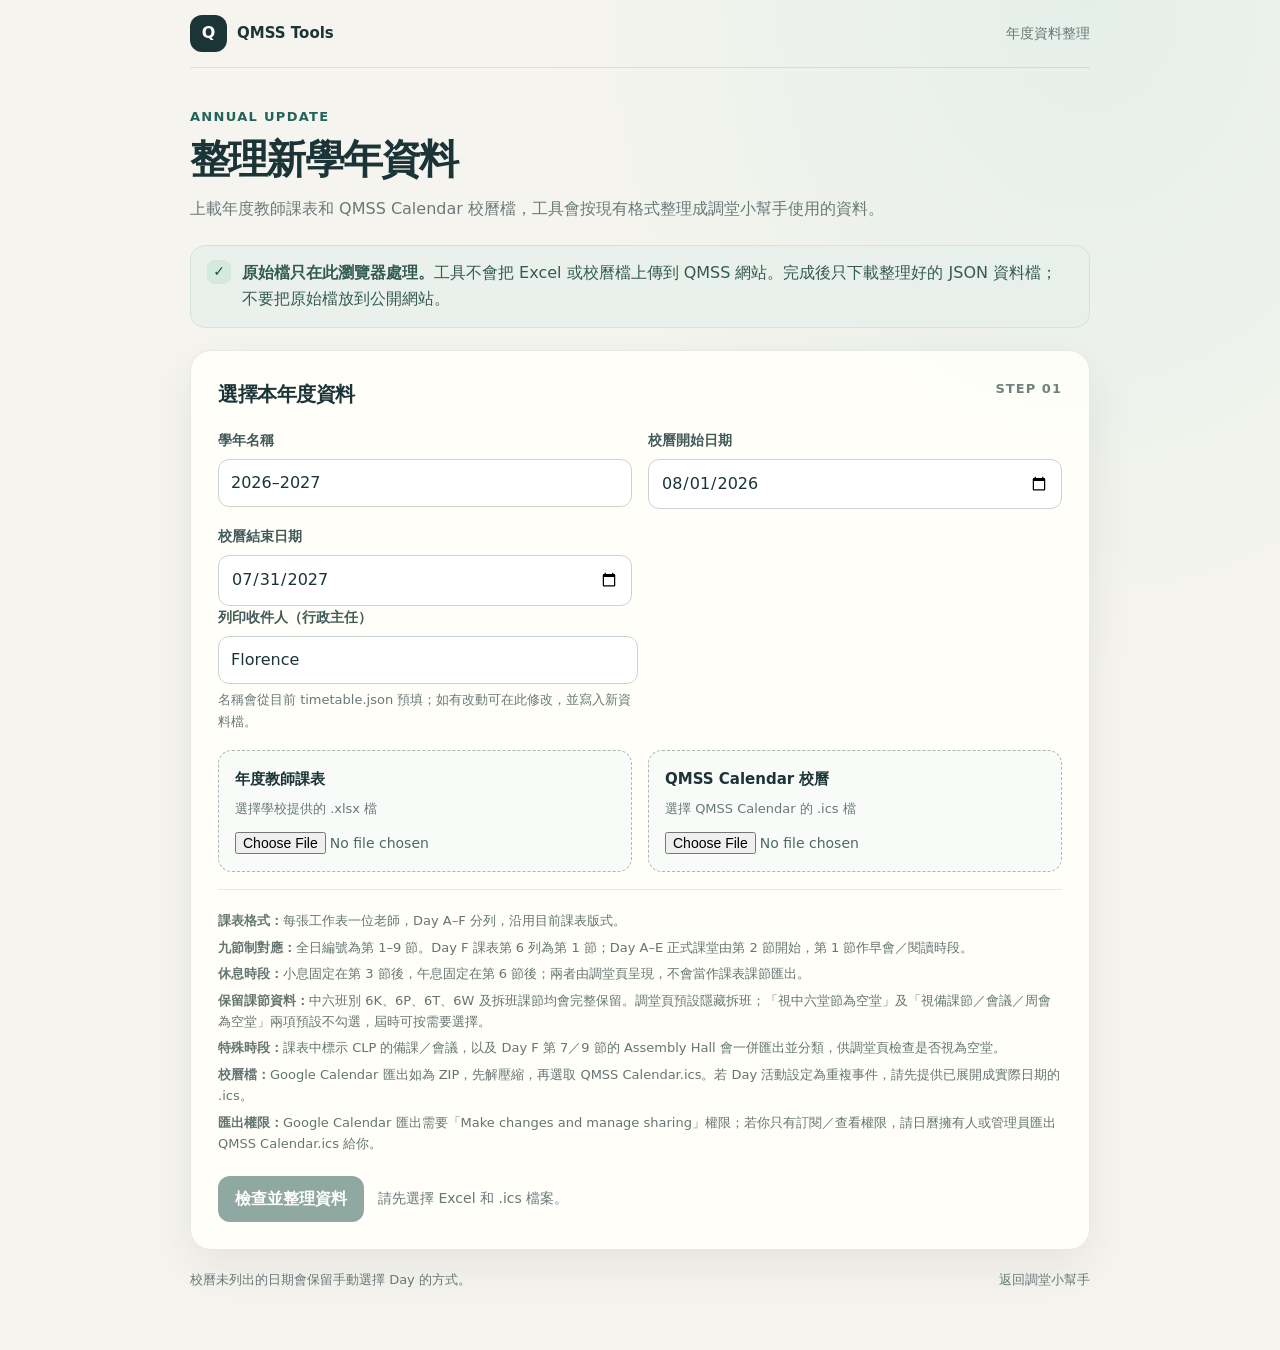
<file: annual-data-updater.htm>
<!doctype html>
<html lang="zh-Hant">
<head>
  <meta charset="utf-8">
  <meta name="viewport" content="width=device-width, initial-scale=1">
  <meta name="theme-color" content="#f6f4ee">
  <meta name="description" content="自行整理 QMSS 年度教師課表及校曆資料。">
  <title>年度資料更新｜QMSS Tools</title>
  <script src="./vendor/xlsx.mini.min.js" onerror="window.sheetJsFailed = true"></script>
  <style>
    :root {
      color-scheme: light;
      --canvas: #f6f4ee;
      --paper: #fffefa;
      --ink: #1b3438;
      --muted: #687a78;
      --line: #d9dfd8;
      --green: #21645b;
      --green-dark: #174d46;
      --green-soft: #e8f1ec;
      --gold: #bd8a42;
      --red: #a94038;
      --red-soft: #fbefec;
      --shadow: 0 18px 48px rgba(27, 52, 56, .08);
    }
    * { box-sizing: border-box; }
    body {
      margin: 0;
      min-width: 320px;
      background: radial-gradient(ellipse at 85% 0, #e5efe9 0, transparent 34rem), var(--canvas);
      color: var(--ink);
      font: 16px/1.65 "Noto Sans HK", "PingFang HK", "Microsoft JhengHei", system-ui, sans-serif;
    }
    button, input { font: inherit; }
    a { color: inherit; }
    a:focus-visible, button:focus-visible, input:focus-visible {
      outline: 3px solid #d2a65d;
      outline-offset: 3px;
    }
    .wrap { width: min(900px, calc(100% - 36px)); margin: 0 auto; }
    .topbar {
      min-height: 68px;
      display: flex;
      align-items: center;
      justify-content: space-between;
      border-bottom: 1px solid rgba(27, 52, 56, .1);
    }
    .brand { display: flex; align-items: center; gap: 10px; text-decoration: none; }
    .brand-mark {
      display: grid; width: 37px; height: 37px; place-items: center;
      border-radius: 12px; background: var(--ink); color: white; font-weight: 800;
    }
    .brand-name { font-size: 15px; font-weight: 800; }
    .top-label { color: var(--muted); font-size: 14px; }
    main { padding: 38px 0 60px; }
    .eyebrow { margin: 0 0 8px; color: var(--green); font-size: 13px; font-weight: 800; letter-spacing: .1em; }
    h1 { margin: 0; font-size: clamp(29px, 5vw, 40px); letter-spacing: -.045em; line-height: 1.2; }
    .intro { max-width: 720px; margin: 13px 0 22px; color: var(--muted); }
    .privacy-note {
      display: flex; gap: 11px; align-items: flex-start;
      margin: 0 0 22px; padding: 14px 16px;
      border: 1px solid #d5e3d9; border-radius: 15px; background: rgba(232, 241, 236, .82);
      color: #345b52;
    }
    .privacy-mark {
      flex: 0 0 auto; display: grid; place-items: center; width: 24px; height: 24px;
      border-radius: 8px; background: #d6e9de; color: var(--green-dark); font-size: 14px; font-weight: 900;
    }
    .card {
      margin-top: 16px; padding: clamp(18px, 3vw, 27px);
      border: 1px solid rgba(27, 52, 56, .1); border-radius: 21px;
      background: rgba(255, 254, 250, .94); box-shadow: var(--shadow);
    }
    .card-head { display: flex; align-items: flex-start; justify-content: space-between; gap: 16px; margin-bottom: 18px; }
    .card-head h2 { margin: 0; font-size: 20px; letter-spacing: -.025em; }
    .step { flex: 0 0 auto; color: #73827e; font-size: 13px; font-weight: 750; letter-spacing: .08em; }
    .year-grid, .upload-grid { display: grid; grid-template-columns: repeat(2, minmax(0, 1fr)); gap: 16px; }
    .field-label { display: block; margin: 0 0 7px; color: #405b59; font-size: 14px; font-weight: 750; }
    .settings-row { max-width: 420px; margin: 0 0 18px; }
    .settings-row .field-hint { display: block; margin-top: 5px; color: var(--muted); font-size: 13px; }
    .control {
      width: 100%; min-height: 47px; padding: 10px 12px;
      border: 1px solid #cbd5d0; border-radius: 11px; background: white; color: var(--ink);
    }
    .upload-box {
      display: flex; min-height: 120px; flex-direction: column; justify-content: center; gap: 6px;
      padding: 16px; border: 1px dashed #aabbb2; border-radius: 14px; background: #f9fbf8;
      cursor: pointer; transition: border-color .16s ease, background .16s ease;
    }
    .upload-box:hover { border-color: var(--green); background: #f1f7f2; }
    .upload-box input { width: 100%; margin-top: 7px; color: #4e6965; font-size: 14px; }
    .upload-box strong { color: var(--ink); font-size: 15px; }
    .upload-box span { color: var(--muted); font-size: 13px; }
    .hint { margin: 7px 0 0; color: var(--muted); font-size: 13px; line-height: 1.55; }
    .format-note {
      margin-top: 17px; padding-top: 15px; border-top: 1px solid #e6e9e4;
      color: #657672; font-size: 13px;
    }
    .format-note p { margin: 5px 0; }
    .actions { display: flex; align-items: center; gap: 14px; margin-top: 21px; }
    .primary, .download {
      min-height: 46px; padding: 10px 17px; border: 0; border-radius: 12px;
      background: var(--green-dark); color: white; font-weight: 800; cursor: pointer;
      transition: transform .12s ease, background .12s ease, opacity .12s ease;
    }
    .primary:hover:not(:disabled), .download:hover:not(:disabled) { background: #103f39; transform: translateY(-1px); }
    .primary:disabled, .download:disabled { opacity: .48; cursor: not-allowed; }
    .status { margin: 0; color: var(--muted); font-size: 14px; }
    .status[data-state="ready"] { color: #28694d; font-weight: 750; }
    .status[data-state="error"] { color: var(--red); font-weight: 750; }
    .status[data-state="warning"] { color: #8b631f; }
    .results { margin-top: 20px; padding-top: 18px; border-top: 1px solid #e2e8e1; }
    .results h3 { margin: 0 0 12px; font-size: 16px; }
    .result-grid { display: grid; grid-template-columns: repeat(2, minmax(0, 1fr)); gap: 12px; }
    .result-tile { min-width: 0; padding: 14px; border: 1px solid #dbe4dc; border-radius: 13px; background: #f7faf6; }
    .result-tile strong { display: block; margin-bottom: 4px; font-size: 14px; }
    .result-tile p { margin: 0; color: #526a64; font-size: 14px; }
    .data-checks { display: grid; grid-template-columns: repeat(2, minmax(0, 1fr)); gap: 8px; margin-top: 12px; }
    .data-check { min-width: 0; padding: 10px; border: 1px solid #e1e8e2; border-radius: 10px; background: white; }
    .data-check strong { display: block; margin: 0 0 2px; color: var(--green-dark); font-size: 19px; line-height: 1.2; }
    .data-check span { display: block; color: var(--ink); font-size: 12px; font-weight: 800; line-height: 1.4; }
    .data-check small { display: block; margin-top: 2px; color: var(--muted); font-size: 11px; line-height: 1.4; }
    .day-counts { display: flex; flex-wrap: wrap; gap: 7px; margin-top: 9px; }
    .day-counts span { padding: 3px 8px; border-radius: 999px; background: #e8f1ec; color: #315d54; font-size: 13px; font-weight: 700; }
    .download-row { display: flex; flex-wrap: wrap; gap: 10px; margin-top: 15px; }
    .download { background: white; border: 1px solid #bdd0c6; color: var(--green-dark); }
    .publish-steps { margin: 15px 0 0; padding-left: 22px; color: #536965; font-size: 14px; }
    .publish-steps li { padding: 3px 0; }
    .publish-steps a { color: var(--green-dark); font-weight: 750; }
    .warning-list { margin: 12px 0 0; padding: 11px 14px 11px 32px; border-radius: 12px; background: #fff7e9; color: #795b28; font-size: 13px; }
    .footer { display: flex; justify-content: space-between; gap: 16px; margin-top: 19px; color: var(--muted); font-size: 13px; }
    .footer a { text-decoration: none; }
    .footer a:hover { color: var(--green-dark); text-decoration: underline; }
    @media (max-width: 640px) {
      .wrap { width: min(100% - 26px, 900px); }
      main { padding-top: 27px; }
      .year-grid, .upload-grid, .result-grid { grid-template-columns: 1fr; }
      .actions { align-items: flex-start; flex-direction: column; }
      .footer { flex-direction: column; gap: 5px; }
    }
  </style>
</head>
<body>
  <header class="topbar wrap">
    <a class="brand" href="./index.html" aria-label="返回 QMSS Tools 首頁">
      <span class="brand-mark" aria-hidden="true">Q</span>
      <span class="brand-name">QMSS Tools</span>
    </a>
    <span class="top-label">年度資料整理</span>
  </header>
  <main class="wrap">
    <p class="eyebrow">ANNUAL UPDATE</p>
    <h1>整理新學年資料</h1>
    <p class="intro">上載年度教師課表和 QMSS Calendar 校曆檔，工具會按現有格式整理成調堂小幫手使用的資料。</p>
    <div class="privacy-note">
      <span class="privacy-mark" aria-hidden="true">✓</span>
      <div><strong>原始檔只在此瀏覽器處理。</strong>工具不會把 Excel 或校曆檔上傳到 QMSS 網站。完成後只下載整理好的 JSON 資料檔；不要把原始檔放到公開網站。</div>
    </div>

    <section class="card" aria-labelledby="source-title">
      <div class="card-head">
        <h2 id="source-title">選擇本年度資料</h2>
        <span class="step">STEP 01</span>
      </div>
      <div class="year-grid">
        <div>
          <label class="field-label" for="academic-year">學年名稱</label>
          <input class="control" id="academic-year" type="text" value="" placeholder="自動帶入當前學年" autocomplete="off">
        </div>
        <div>
          <label class="field-label" for="date-start">校曆開始日期</label>
          <input class="control" id="date-start" type="date" value="">
        </div>
        <div>
          <label class="field-label" for="date-end">校曆結束日期</label>
          <input class="control" id="date-end" type="date" value="">
        </div>
      </div>
      <div class="settings-row">
        <label class="field-label" for="admin-recipient">列印收件人（行政主任）</label>
        <input class="control" id="admin-recipient" type="text" value="" placeholder="從現有設定載入" maxlength="60" autocomplete="off" required aria-describedby="admin-recipient-note">
        <small id="admin-recipient-note" class="field-hint">名稱會從目前 timetable.json 預填；如有改動可在此修改，並寫入新資料檔。</small>
      </div>
      <div class="upload-grid" style="margin-top:18px">
        <label class="upload-box" for="timetable-file">
          <strong>年度教師課表</strong>
          <span>選擇學校提供的 .xlsx 檔</span>
          <input id="timetable-file" type="file" accept=".xlsx,application/vnd.openxmlformats-officedocument.spreadsheetml.sheet">
        </label>
        <label class="upload-box" for="calendar-file">
          <strong>QMSS Calendar 校曆</strong>
          <span>選擇 QMSS Calendar 的 .ics 檔</span>
          <input id="calendar-file" type="file" accept=".ics,text/calendar">
        </label>
      </div>
      <div class="format-note">
        <p><strong>課表格式：</strong>每張工作表一位老師，Day A–F 分列，沿用目前課表版式。</p>
        <p><strong>九節制對應：</strong>全日編號為第 1–9 節。Day F 課表第 6 列為第 1 節；Day A–E 正式課堂由第 2 節開始，第 1 節作早會／閱讀時段。</p>
        <p><strong>休息時段：</strong>小息固定在第 3 節後，午息固定在第 6 節後；兩者由調堂頁呈現，不會當作課表課節匯出。</p>
        <p><strong>保留課節資料：</strong>中六班別 6K、6P、6T、6W 及拆班課節均會完整保留。調堂頁預設隱藏拆班；「視中六堂節為空堂」及「視備課節／會議／周會為空堂」兩項預設不勾選，屆時可按需要選擇。</p>
        <p><strong>特殊時段：</strong>課表中標示 CLP 的備課／會議，以及 Day F 第 7／9 節的 Assembly Hall 會一併匯出並分類，供調堂頁檢查是否視為空堂。</p>
        <p><strong>校曆檔：</strong>Google Calendar 匯出如為 ZIP，先解壓縮，再選取 QMSS Calendar.ics。若 Day 活動設定為重複事件，請先提供已展開成實際日期的 .ics。</p>
        <p><strong>匯出權限：</strong>Google Calendar 匯出需要「Make changes and manage sharing」權限；若你只有訂閱／查看權限，請日曆擁有人或管理員匯出 QMSS Calendar.ics 給你。</p>
      </div>
      <div class="actions">
        <button class="primary" id="process-button" type="button" disabled>檢查並整理資料</button>
        <p class="status" id="status" role="status" aria-live="polite" data-state="idle">請先選擇 Excel 和 .ics 檔案。</p>
      </div>
      <ul class="warning-list" id="warnings" hidden></ul>
      <div class="results" id="results" hidden aria-live="polite">
        <h3>檢查結果</h3>
        <div class="result-grid">
          <div class="result-tile">
            <strong>教師課表</strong>
            <p id="timetable-result"></p>
            <div class="data-checks" id="timetable-checks" role="list" aria-label="課節資料分類檢查"></div>
          </div>
          <div class="result-tile">
            <strong>QMSS Calendar</strong>
            <p id="calendar-result"></p>
            <div class="day-counts" id="day-counts"></div>
          </div>
        </div>
        <div class="download-row">
          <button class="download" id="download-timetable" type="button">下載 timetable.json</button>
          <button class="download" id="download-calendar" type="button">下載 school-days.json</button>
        </div>
        <ol class="publish-steps">
          <li>下載以上兩個資料檔。</li>
          <li>開啟 <a href="https://github.com/cheukwing129/QMSS-tools/tree/main/data" target="_blank" rel="noreferrer">QMSS-tools 的 data 資料夾</a>，登入有寫入權限的 GitHub 帳戶後，選 <strong>Add file → Upload files</strong>，一次選取兩個同名 JSON 覆蓋。</li>
          <li>在頁底按 <strong>Commit changes</strong> 提交。毋須安裝 Git 或輸入指令；其他使用者毋須上載資料。網站會沿用既有部署流程更新。</li>
          <li>沒有資料夾寫入權限時，將兩個 JSON 交給 QMSS-tools 維護者代為上載。</li>
        </ol>
      </div>
    </section>
    <footer class="footer">
      <span>校曆未列出的日期會保留手動選擇 Day 的方式。</span>
      <a href="./adjustment-timetable.htm">返回調堂小幫手</a>
    </footer>
  </main>
  <script>
    (function () {
      'use strict';
      var fileTimetable = document.getElementById('timetable-file');
      var fileCalendar = document.getElementById('calendar-file');
      var processButton = document.getElementById('process-button');
      var statusText = document.getElementById('status');
      var results = document.getElementById('results');
      var warningsList = document.getElementById('warnings');
      var prepared = null;
      var DAY_NAMES = ['A', 'B', 'C', 'D', 'E', 'F'];
      var DAY_F_FIRST_PERIOD_ROW = 6;
      var PERIOD_ROWS = [7, 8, 10, 11, 12, 14, 15, 16];
      var CLASS_PATTERN = /(?<![A-Za-z0-9])([1-6][KPTW])(?=$|[\s,;/])/g;

      function hkToday() {
        var parts = new Intl.DateTimeFormat('en-CA', {
          timeZone: 'Asia/Hong_Kong', year: 'numeric', month: '2-digit', day: '2-digit'
        }).formatToParts(new Date());
        var values = {};
        parts.forEach(function (part) { values[part.type] = part.value; });
        return values.year + '-' + values.month + '-' + values.day;
      }
      function setDefaultSchoolYear() {
        var parts = hkToday().split('-');
        var currentYear = Number(parts[0]);
        var month = Number(parts[1]);
        var startYear = month >= 8 ? currentYear : currentYear - 1;
        var academicYear = document.getElementById('academic-year');
        var dateStart = document.getElementById('date-start');
        var dateEnd = document.getElementById('date-end');
        if (!academicYear.value) academicYear.value = startYear + '–' + (startYear + 1);
        if (!dateStart.value) dateStart.value = startYear + '-08-01';
        if (!dateEnd.value) dateEnd.value = (startYear + 1) + '-07-31';
      }
      setDefaultSchoolYear();

      function loadPrintRecipient() {
        fetch('./data/timetable.json', { cache: 'no-cache' }).then(function (response) {
          if (!response.ok) throw new Error('HTTP ' + response.status);
          return response.json();
        }).then(function (currentData) {
          var currentRecipient = currentData.printSettings && currentData.printSettings.adminRecipient;
          var field = document.getElementById('admin-recipient');
          if (!field.value && currentRecipient) field.value = String(currentRecipient);
        }).catch(function () {});
      }
      loadPrintRecipient();

      function setStatus(message, state) {
        statusText.textContent = message;
        statusText.dataset.state = state || 'idle';
      }
      function clearResult() {
        prepared = null;
        results.hidden = true;
        warningsList.hidden = true;
        warningsList.replaceChildren();
        document.getElementById('download-timetable').disabled = true;
        document.getElementById('download-calendar').disabled = true;
      }
      function refreshButton() {
        processButton.disabled = !fileTimetable.files.length || !fileCalendar.files.length;
      }
      [fileTimetable, fileCalendar].forEach(function (input) {
        input.addEventListener('change', function () {
          clearResult();
          refreshButton();
          if (fileTimetable.files.length && fileCalendar.files.length) setStatus('資料已選好，可以開始檢查。', 'idle');
          else setStatus('請選擇年度教師課表和 QMSS Calendar .ics 檔。', 'idle');
        });
      });

      function compareText(a, b) { return a < b ? -1 : a > b ? 1 : 0; }
      function classSortKey(code) {
        return [Number(code.charAt(0)), 'KPTW'.indexOf(code.charAt(1))];
      }
      function compareClass(a, b) {
        var ak = classSortKey(a), bk = classSortKey(b);
        return ak[0] - bk[0] || ak[1] - bk[1];
      }
      function normalizeRaw(value) {
        return String(value == null ? '' : value).replace(/\r/g, '\n').split('\n')
          .map(function (line) { return line.replace(/\s+/g, ' ').trim(); })
          .filter(Boolean);
      }
      function extractClasses(raw) {
        return Array.from(raw.matchAll(new RegExp(CLASS_PATTERN.source, 'g')), function (match) { return match[1]; });
      }
      function stripClasses(raw) {
        return raw.replace(new RegExp(CLASS_PATTERN.source, 'g'), ' ')
          .replace(/\s+/g, ' ').trim().replace(/^[\s,;/]+|[\s,;/]+$/g, '') || '（科目／地點未列明）';
      }
      function displayName(fullName, code) {
        var chineseName = fullName;
        if (fullName.indexOf(',') !== -1) {
          chineseName = fullName.split(',', 2)[1].replace(/\s*\([^)]*\)\s*$/, '').trim();
        }
        if (!/[\u3400-\u9fff]/.test(chineseName)) chineseName = fullName;
        return chineseName + '（' + code + '）';
      }
      function sheetCell(sheet, column, row) {
        var address = String.fromCharCode(64 + column) + String(row);
        return sheet[address] ? sheet[address].v : null;
      }
      function summarizeTimetable(teachers) {
        var classTeachers = new Map();
        var sixthFormSlotCount = 0;
        var clpSlotCount = 0;
        var assemblyHallSlotCount = 0;
        teachers.forEach(function (teacher) {
          (teacher.lessons || []).forEach(function (lesson) {
            var classes = lesson.classes || [];
            var specials = lesson.specials || [];
            if (classes.some(function (classCode) { return /^6[KPTW]$/.test(classCode); })) sixthFormSlotCount += 1;
            if (specials.indexOf('clp') !== -1) clpSlotCount += 1;
            if (specials.indexOf('assemblyHall') !== -1) assemblyHallSlotCount += 1;
            classes.forEach(function (classCode) {
              var key = classCode + '|' + lesson.day + '|' + lesson.period;
              var teachersAtSlot = classTeachers.get(key);
              if (!teachersAtSlot) {
                teachersAtSlot = new Set();
                classTeachers.set(key, teachersAtSlot);
              }
              teachersAtSlot.add(teacher.code);
            });
          });
        });
        var splitClassSlotCount = Array.from(classTeachers.values()).filter(function (teacherSet) {
          return teacherSet.size > 1;
        }).length;
        var warnings = [];
        if (!sixthFormSlotCount) warnings.push('未找到 6K、6P、6T、6W 的中六課節；如本學年有中六班別，請核對課表內容。');
        if (!splitClassSlotCount) warnings.push('未檢測到拆班班節；如本學年有拆班，請核對同一班別、Day 和節數的老師資料。');
        if (!clpSlotCount) warnings.push('未找到 CLP 備課／會議記錄；如本學年有相關時段，請核對課表標示。');
        if (!assemblyHallSlotCount) warnings.push('未找到 Day F 第 7／9 節 Assembly Hall；如本學年有周會安排，請核對課表標示。');
        return {
          sixthFormSlotCount: sixthFormSlotCount,
          splitClassSlotCount: splitClassSlotCount,
          clpSlotCount: clpSlotCount,
          assemblyHallSlotCount: assemblyHallSlotCount,
          warnings: warnings
        };
      }

      async function parseTimetable(file, academicYear, adminRecipient) {
        if (!window.XLSX) throw new Error('Excel 解析元件未能載入。請確認網絡連線後重新整理頁面。');
        var workbook = XLSX.read(await file.arrayBuffer(), { cellDates: false });
        if (!workbook.SheetNames || workbook.SheetNames.length < 2) throw new Error('這個 Excel 看起來不是完整的年度教師課表。');
        var teachers = [];
        var allClasses = new Set();
        var codes = new Set();
        workbook.SheetNames.forEach(function (sheetName) {
          var code = String(sheetName).trim();
          var sheet = workbook.Sheets[sheetName];
          var fullName = String(sheetCell(sheet, 1, 3) || '').trim();
          if (!code || !fullName) throw new Error('工作表「' + sheetName + '」缺少老師代號或 A3 姓名，請確認課表版式。');
          if (codes.has(code)) throw new Error('課表中有重複老師代號：' + code);
          codes.add(code);
          var slotGroups = new Map();
          DAY_NAMES.forEach(function (day, dayIndex) {
            var column = dayIndex + 2;
            var daySlots = PERIOD_ROWS.map(function (row, periodIndex) {
              return { row: row, period: periodIndex + 2 };
            });
            if (day === 'F') daySlots.unshift({ row: DAY_F_FIRST_PERIOD_ROW, period: 1 });
            daySlots.forEach(function (timeSlot) {
              normalizeRaw(sheetCell(sheet, column, timeSlot.row)).forEach(function (raw) {
                var foundClasses = Array.from(new Set(extractClasses(raw)));
                var specials = [];
                if (/\bCLP\b/i.test(raw)) specials.push('clp');
                if (day === 'F' && (timeSlot.period === 7 || timeSlot.period === 9) && /\bAssembly\s+Hall\b/i.test(raw)) {
                  specials.push('assemblyHall');
                }
                if (!foundClasses.length && !specials.length) return;
                foundClasses.forEach(function (classCode) { allClasses.add(classCode); });
                var subject = stripClasses(raw);
                var key = day + '|' + timeSlot.period;
                if (!slotGroups.has(key)) slotGroups.set(key, { day: day, period: timeSlot.period, classes: new Set(), subjects: [], specials: new Set() });
                var group = slotGroups.get(key);
                foundClasses.forEach(function (classCode) { group.classes.add(classCode); });
                specials.forEach(function (special) { group.specials.add(special); });
                if (group.subjects.indexOf(subject) === -1) group.subjects.push(subject);
              });
            });
          });
          var lessons = Array.from(slotGroups.values()).map(function (group) {
            var lesson = {
              day: group.day,
              period: group.period,
              classes: Array.from(group.classes).sort(compareClass),
              subject: group.subjects.join('／')
            };
            if (group.specials.size) lesson.specials = Array.from(group.specials).sort(compareText);
            return lesson;
          }).sort(function (a, b) { return DAY_NAMES.indexOf(a.day) - DAY_NAMES.indexOf(b.day) || a.period - b.period; });
          teachers.push({ code: code, name: fullName, displayName: displayName(fullName, code), lessons: lessons });
        });
        var classes = Array.from(allClasses).sort(compareClass);
        var lessonCount = teachers.reduce(function (total, teacher) { return total + teacher.lessons.length; }, 0);
        var specialSlotCount = teachers.reduce(function (total, teacher) {
          return total + teacher.lessons.filter(function (lesson) { return (lesson.specials || []).length > 0; }).length;
        }, 0);
        if (teachers.length < 10 || teachers.length > 200 || classes.length < 10 || lessonCount < 100) {
          throw new Error('提取出的課表資料量異常（' + teachers.length + ' 位老師、' + classes.length + ' 個班別、' + lessonCount + ' 節），請確認上載的是完整年度課表。');
        }
        teachers.sort(function (a, b) { return compareText(a.displayName, b.displayName) || compareText(a.code, b.code); });
        var stats = summarizeTimetable(teachers);
        return {
          data: {
            academicYear: academicYear,
            printSettings: { adminRecipient: adminRecipient },
            sourceFile: file.name,
            days: DAY_NAMES,
            periods: [1, 2, 3, 4, 5, 6, 7, 8, 9],
            classes: classes,
            teachers: teachers
          },
          teacherCount: teachers.length,
          classCount: classes.length,
          lessonCount: lessonCount,
          specialSlotCount: specialSlotCount,
          sixthFormSlotCount: stats.sixthFormSlotCount,
          splitClassSlotCount: stats.splitClassSlotCount,
          clpSlotCount: stats.clpSlotCount,
          assemblyHallSlotCount: stats.assemblyHallSlotCount,
          warnings: stats.warnings
        };
      }

      function unescapeICSText(value) {
        return value.replace(/\\n/gi, '\n').replace(/\\,/g, ',').replace(/\\;/g, ';').replace(/\\\\/g, '\\');
      }
      function icsDate(value) {
        var match = String(value || '').trim().match(/^(\d{4})-?(\d{2})-?(\d{2})/);
        return match ? match[1] + '-' + match[2] + '-' + match[3] : '';
      }
      function parseCalendarText(text, startDate, endDate, academicYear) {
        var unfolded = text.replace(/^\uFEFF/, '').replace(/\r\n[ \t]/g, '').replace(/\n[ \t]/g, '');
        var lines = unfolded.split(/\r\n|\n|\r/);
        var calendarName = '';
        var current = null;
        var dayEvents = [];
        lines.forEach(function (line) {
          if (!current && /^X-WR-CALNAME(?:;[^:]*)?:/i.test(line)) {
            calendarName = unescapeICSText(line.slice(line.indexOf(':') + 1));
          }
          if (line === 'BEGIN:VEVENT') { current = {}; return; }
          if (line === 'END:VEVENT' && current) {
            if (current.summary && /\bDAY\s*([A-F])\b/i.test(current.summary)) dayEvents.push(current);
            current = null;
            return;
          }
          if (!current) return;
          var colon = line.indexOf(':');
          if (colon < 1) return;
          var left = line.slice(0, colon);
          var value = line.slice(colon + 1);
          var parts = left.split(';');
          var key = parts[0].toUpperCase();
          if (key === 'SUMMARY') current.summary = unescapeICSText(value);
          else if (key === 'DTSTART') current.date = icsDate(value);
          else if (key === 'RRULE' || key === 'RDATE') current.recurrence = value;
          else if (key === 'STATUS') current.status = value.toUpperCase();
        });
        if (calendarName && !/QMSS\s*Calendar/i.test(calendarName)) {
          throw new Error('上載的日曆名稱是「' + calendarName + '」，請選取 QMSS Calendar.ics。');
        }
        var recurring = dayEvents.find(function (event) { return event.status !== 'CANCELLED' && event.recurrence; });
        if (recurring) throw new Error('校曆含有重複的 Day 活動。請先把 Day 活動展開為每個實際日期，再匯出 .ics。');
        var dayMap = {};
        var conflicts = [];
        var skipped = 0;
        dayEvents.forEach(function (event) {
          if (event.status === 'CANCELLED') return;
          var match = event.summary.match(/\bDAY\s*([A-F])\b/i);
          if (!event.date || !match) { skipped += 1; return; }
          if (event.date < startDate || event.date > endDate) return;
          var day = match[1].toUpperCase();
          if (dayMap[event.date] && dayMap[event.date] !== day) conflicts.push(event.date);
          dayMap[event.date] = day;
        });
        if (conflicts.length) throw new Error('同一日期有不同的 Day 標記：' + Array.from(new Set(conflicts)).slice(0, 8).join('、') + '。請先修正校曆。');
        var dates = Object.keys(dayMap).sort();
        if (dates.length < 30) throw new Error('只找到 ' + dates.length + ' 個 Day 日期。請確認選取的是 QMSS Calendar.ics 和正確的校曆日期範圍。');
        var counts = DAY_NAMES.reduce(function (result, day) { result[day] = 0; return result; }, {});
        dates.forEach(function (date) { counts[dayMap[date]] += 1; });
        var dayData = {};
        dates.forEach(function (date) { dayData[date] = dayMap[date]; });
        return {
          data: {
            calendarName: 'QMSS Calendar',
            academicYear: academicYear,
            lastSynced: hkToday(),
            days: dayData
          },
          count: dates.length,
          firstDate: dates[0],
          lastDate: dates[dates.length - 1],
          counts: counts,
          warnings: (dates.length < 100 ? ['日別日期少於 100 日，請確認匯出範圍包含整個學年。'] : [])
            .concat(DAY_NAMES.filter(function (day) { return counts[day] === 0; }).length ? ['校曆中未找到所有 Day A–F，請核對日曆內容。'] : [])
            .concat(skipped ? ['有 ' + skipped + ' 個 Day 活動缺少日期，已略過。'] : [])
        };
      }

      function downloadJSON(fileName, value) {
        var blob = new Blob([JSON.stringify(value, null, 2) + '\n'], { type: 'application/json;charset=utf-8' });
        var url = URL.createObjectURL(blob);
        var link = document.createElement('a');
        link.href = url;
        link.download = fileName;
        document.body.appendChild(link);
        link.click();
        link.remove();
        window.setTimeout(function () { URL.revokeObjectURL(url); }, 1500);
      }
      function showResults(timetable, calendar) {
        document.getElementById('timetable-result').textContent =
          timetable.teacherCount + ' 位老師 · ' + timetable.classCount + ' 個班別 · ' + timetable.lessonCount + ' 個課節／活動時段';
        var timetableChecks = document.getElementById('timetable-checks');
        var checks = [
          { value: timetable.sixthFormSlotCount, label: '中六課節記錄', note: '6K／6P／6T／6W' },
          { value: timetable.splitClassSlotCount, label: '拆班班節', note: '同班同時段由多位老師任教' },
          { value: timetable.clpSlotCount, label: '備課／會議記錄', note: '課表標示 CLP' },
          { value: timetable.assemblyHallSlotCount, label: '周會記錄', note: 'Day F 第 7／9 節 Assembly Hall' }
        ];
        timetableChecks.replaceChildren();
        checks.forEach(function (item) {
          var card = document.createElement('div');
          card.className = 'data-check';
          card.setAttribute('role', 'listitem');
          var value = document.createElement('strong');
          value.textContent = item.value;
          var label = document.createElement('span');
          label.textContent = item.label;
          var note = document.createElement('small');
          note.textContent = item.note;
          card.append(value, label, note);
          timetableChecks.appendChild(card);
        });
        document.getElementById('calendar-result').textContent =
          calendar.count + ' 個日期 · ' + calendar.firstDate + ' 至 ' + calendar.lastDate;
        var chips = document.getElementById('day-counts');
        chips.replaceChildren();
        DAY_NAMES.forEach(function (day) {
          var chip = document.createElement('span');
          chip.textContent = 'Day ' + day + ' · ' + calendar.counts[day];
          chips.appendChild(chip);
        });
        results.hidden = false;
        document.getElementById('download-timetable').disabled = false;
        document.getElementById('download-calendar').disabled = false;
        var messages = timetable.warnings.concat(calendar.warnings);
        warningsList.replaceChildren();
        messages.forEach(function (message) {
          var li = document.createElement('li');
          li.textContent = message;
          warningsList.appendChild(li);
        });
        warningsList.hidden = messages.length === 0;
        setStatus(messages.length ? '資料已整理，請先核對提醒，再決定是否下載。' : '資料檢查完成，可以下載兩個 JSON 檔。', messages.length ? 'warning' : 'ready');
      }

      processButton.addEventListener('click', async function () {
        clearResult();
        var academicYear = document.getElementById('academic-year').value.trim();
        var startDate = document.getElementById('date-start').value;
        var endDate = document.getElementById('date-end').value;
        var adminRecipient = document.getElementById('admin-recipient').value.trim();
        if (!academicYear || !startDate || !endDate || !adminRecipient || startDate > endDate) {
          setStatus('請填寫學年名稱和行政主任收件姓名，並確認校曆開始日期早於結束日期。', 'error');
          return;
        }
        processButton.disabled = true;
        setStatus('正在讀取課表和校曆……', 'idle');
        try {
          var timetable = await parseTimetable(fileTimetable.files[0], academicYear, adminRecipient);
          var calendarText = await fileCalendar.files[0].text();
          var calendar = parseCalendarText(calendarText, startDate, endDate, academicYear);
          prepared = { timetable: timetable.data, calendar: calendar.data };
          showResults(timetable, calendar);
        } catch (error) {
          setStatus(error && error.message ? error.message : '資料無法讀取，請檢查檔案格式。', 'error');
        } finally {
          processButton.disabled = false;
        }
      });
      document.getElementById('download-timetable').addEventListener('click', function () {
        if (prepared) downloadJSON('timetable.json', prepared.timetable);
      });
      document.getElementById('download-calendar').addEventListener('click', function () {
        if (prepared) downloadJSON('school-days.json', prepared.calendar);
      });
      if (window.sheetJsFailed) setStatus('Excel 解析元件未能載入。請確認網絡連線後重新整理頁面。', 'error');
    }());
  </script>
</body>
</html>
</file>
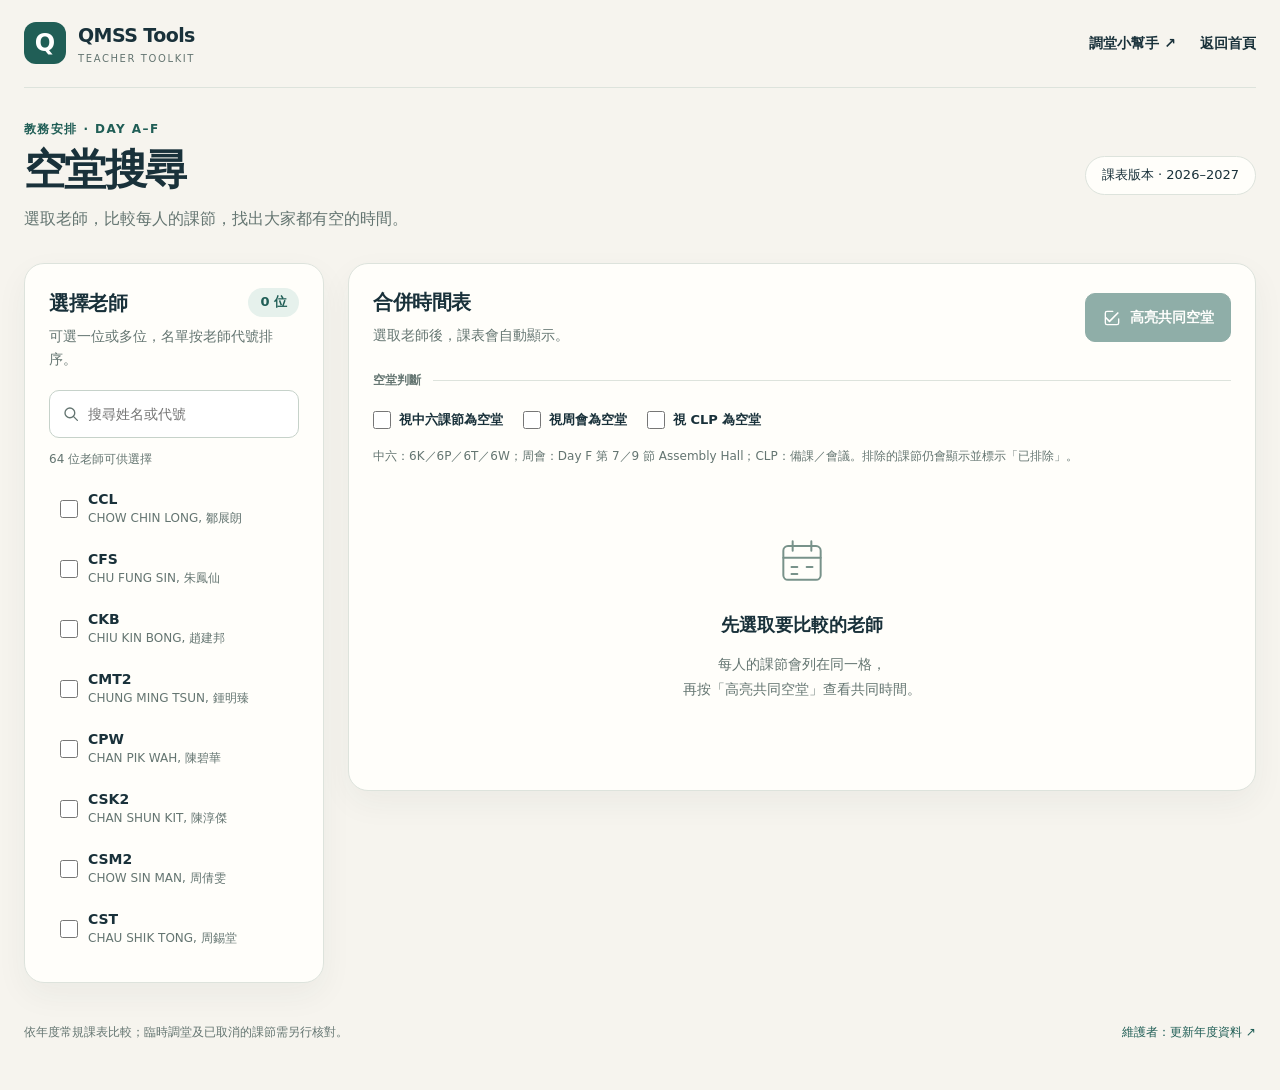
<file: free-period-search.htm>
<!doctype html>
<html lang="zh-Hant">
<head>
  <meta charset="utf-8">
  <meta name="viewport" content="width=device-width, initial-scale=1">
  <meta name="theme-color" content="#f6f4ee">
  <meta name="description" content="選取一位或多位老師，比較 Day A–F 課表、搜尋共同空堂，並按 QMSS Calendar 查詢所選課節的未來日期。">
  <title>空堂搜尋｜QMSS Tools</title>
  <link rel="stylesheet" href="./assets/free-period-search.css?v=calendar-20261003">
  <script type="module" src="./assets/free-period-search.js?v=calendar-20261003"></script>
</head>
<body>
  <a class="skip-link" href="#main">跳至主要內容</a>
  <header class="wrap topbar">
    <a class="brand" href="./index.html" aria-label="QMSS Tools 首頁">
      <span class="brand-mark" aria-hidden="true">Q</span>
      <span>
        <span class="brand-name">QMSS Tools</span>
        <span class="brand-caption">TEACHER TOOLKIT</span>
      </span>
    </a>
    <nav class="top-links" aria-label="工具導覽">
      <a href="./adjustment-timetable.htm">調堂小幫手 <span aria-hidden="true">↗</span></a>
      <a href="./index.html">返回首頁</a>
    </nav>
  </header>

  <main class="wrap" id="main">
    <section class="intro" aria-labelledby="page-title">
      <div>
        <p class="eyebrow">教務安排 · DAY A–F</p>
        <h1 id="page-title">空堂搜尋</h1>
        <p class="intro-copy">選取老師，比較每人的課節，找出大家都有空的時間。</p>
      </div>
      <span class="year-pill" id="year-pill">課表載入中</span>
    </section>

    <div class="workspace">
      <aside class="panel teacher-panel" aria-labelledby="teacher-title">
        <div class="panel-heading">
          <h2 id="teacher-title">選擇老師</h2>
          <span class="number-badge"><span id="selected-count">0</span> 位</span>
        </div>
        <p class="panel-copy">可選一位或多位，名單按老師代號排序。</p>
        <label class="search-field" for="teacher-search">
          <svg viewBox="0 0 24 24" fill="none" aria-hidden="true"><circle cx="10.5" cy="10.5" r="6.5" stroke="currentColor" stroke-width="1.8"/><path d="m15.5 15.5 5 5" stroke="currentColor" stroke-width="1.8" stroke-linecap="round"/></svg>
          <input id="teacher-search" type="search" placeholder="搜尋姓名或代號" aria-label="搜尋老師姓名或代號" autocomplete="off" disabled>
        </label>
        <div class="selected-section" id="selected-section" hidden>
          <div class="selection-heading">
            <span>已選老師</span>
            <button class="text-button" type="button" id="clear-selection" disabled>清除全部</button>
          </div>
          <div class="selected-teachers" id="selected-teachers" aria-label="已選老師"></div>
        </div>
        <p class="list-status" id="list-status" role="status">正在載入老師名單……</p>
        <div class="teacher-list" id="teacher-list" role="group" aria-label="老師名單" aria-busy="true"></div>
        <p class="no-results" id="no-results" hidden>找不到相符的老師，試試姓名或代號。</p>
      </aside>

      <section class="panel schedule-panel" aria-labelledby="schedule-title">
        <div class="schedule-heading">
          <div>
            <h2 id="schedule-title">合併時間表</h2>
            <p class="panel-copy" id="selection-summary">選取老師後，課表會自動顯示。</p>
          </div>
          <button class="primary-button" id="highlight-free" type="button" aria-pressed="false" disabled>
            <svg viewBox="0 0 24 24" fill="none" aria-hidden="true"><path d="m5 12 4 4L19 6" stroke="currentColor" stroke-width="2" stroke-linecap="round" stroke-linejoin="round"/><path d="M20 13v5a2 2 0 0 1-2 2H6a2 2 0 0 1-2-2V6a2 2 0 0 1 2-2h7" stroke="currentColor" stroke-width="1.6" stroke-linecap="round"/></svg>
            <span id="highlight-label">高亮共同空堂</span>
          </button>
        </div>

        <fieldset class="exclusion-options" id="exclusion-options" disabled>
          <legend>空堂判斷</legend>
          <label class="toggle-option"><input id="ignore-sixth" type="checkbox">視中六課節為空堂</label>
          <label class="toggle-option"><input id="ignore-assembly" type="checkbox">視周會為空堂</label>
          <label class="toggle-option"><input id="ignore-clp" type="checkbox">視 CLP 為空堂</label>
        </fieldset>
        <p class="filter-note">中六：6K／6P／6T／6W；周會：Day F 第 7／9 節 Assembly Hall；CLP：備課／會議。排除的課節仍會顯示並標示「已排除」。</p>

        <div class="schedule-meta" id="schedule-meta" hidden>
          <span class="free-total"><strong id="common-count">0</strong> 節共同空堂</span>
          <span class="legend"><i class="legend-swatch" aria-hidden="true"></i>高亮時表示全部所選老師空堂</span>
        </div>
        <div class="empty-state" id="empty-state">
          <svg viewBox="0 0 48 48" fill="none" aria-hidden="true"><rect x="8" y="12" width="32" height="29" rx="4" stroke="currentColor" stroke-width="1.7"/><path d="M16 8v8m16-8v8M8 22h32m-25 8h5m8 0h5m-18 6h5" stroke="currentColor" stroke-width="1.7" stroke-linecap="round"/></svg>
          <h3>先選取要比較的老師</h3>
          <p>每人的課節會列在同一格，<br>再按「高亮共同空堂」查看共同時間。</p>
        </div>
        <div class="error-state" id="load-error" role="alert" hidden>
          <h3>課表暫時未能載入</h3>
          <p id="error-message">請確認網絡連線後重試。</p>
          <button class="secondary-button" id="retry-load" type="button">重新載入課表</button>
        </div>
        <p class="scroll-hint" id="scroll-hint" hidden>點選任何課節，下方會列出相同 Day 的日期。窄螢幕可左右滑動；早會／閱讀時段不列作共同空堂。</p>
        <div class="timetable-scroll" id="timetable-scroll" tabindex="0" aria-labelledby="schedule-title" aria-describedby="scroll-hint" hidden>
          <table class="timetable" id="timetable">
            <caption class="sr-only">所選老師的 Day A–F 九節制合併課表</caption>
            <thead id="timetable-head"></thead>
            <tbody id="timetable-body"></tbody>
          </table>
        </div>
        <section class="slot-dates" id="slot-dates" aria-labelledby="slot-dates-title" hidden>
          <div class="dates-heading">
            <div>
              <h3 id="slot-dates-title">相同 Day 的日期</h3>
              <p class="panel-copy" id="selected-slot-label">先點選上方任何課節，不限共同空堂。</p>
            </div>
            <label class="date-range-label" for="date-weeks">查詢範圍
              <select id="date-weeks">
                <option value="2">未來 2 週</option>
                <option value="4" selected>未來 4 週</option>
                <option value="6">未來 6 週</option>
                <option value="8">未來 8 週</option>
              </select>
            </label>
          </div>
          <p class="date-window" id="date-window" hidden></p>
          <p class="calendar-status" id="calendar-status" role="status">校曆載入中……</p>
          <ul class="date-list" id="date-list" aria-label="所選 Day 的未來日期"></ul>
          <button class="secondary-button" type="button" id="retry-calendar" hidden>重新載入校曆</button>
        </section>
      </section>
    </div>
    <footer class="footer">
      <p>依年度常規課表比較；臨時調堂及已取消的課節需另行核對。</p>
      <a href="./annual-data-updater.htm">維護者：更新年度資料 <span aria-hidden="true">↗</span></a>
    </footer>
    <p class="sr-only" id="result-status" role="status" aria-live="polite" aria-atomic="true"></p>
  </main>
</body>
</html>
</file>
<file: assets/free-period-search.css>
:root {
  color-scheme: light;
  --page: #f6f4ee;
  --paper: #fffefa;
  --ink: #19313a;
  --muted: #647571;
  --line: #dde3dc;
  --teal: #2b776b;
  --teal-dark: #205e56;
  --teal-soft: #e6f1ec;
  --free-bg: #e0f2e6;
  --free-ink: #235a43;
  --free-line: #76aa8c;
  --radius: 20px;
  --shadow: 0 12px 32px rgb(35 54 52 / 5%);
}
* { box-sizing: border-box; }
[hidden] { display: none !important; }
body {
  margin: 0;
  background: var(--page);
  color: var(--ink);
  font: 16px/1.6 "Noto Sans HK", "PingFang HK", "Microsoft JhengHei", system-ui, sans-serif;
}
button, input, select { font: inherit; }
button, a, input { -webkit-tap-highlight-color: transparent; }
a { color: inherit; }
button { cursor: pointer; }
button:disabled { cursor: default; }
:is(a, button, input, select, .timetable-scroll):focus-visible { outline: 3px solid #d28b2f; outline-offset: 3px; }
input[type="checkbox"] { width: 18px; height: 18px; margin: 0; accent-color: var(--teal-dark); flex-shrink: 0; cursor: pointer; }
.wrap { width: min(1440px, calc(100% - 48px)); margin-inline: auto; }
.skip-link { position: fixed; z-index: 20; top: 8px; left: 8px; padding: 8px 16px; border-radius: 8px; background: var(--ink); color: white; transform: translateY(-150%); }
.skip-link:focus { transform: translateY(0); }
.topbar { min-height: 88px; display: flex; align-items: center; justify-content: space-between; gap: 24px; border-bottom: 1px solid var(--line); }
.brand { display: inline-flex; align-items: center; gap: 12px; text-decoration: none; }
.brand-mark { width: 42px; height: 42px; display: grid; place-items: center; border-radius: 12px; background: var(--teal-dark); color: white; font-size: 24px; font-weight: 800; }
.brand-name { display: block; font-weight: 800; font-size: 19px; letter-spacing: -.03em; }
.brand-caption { display: block; font-size: 10px; letter-spacing: .16em; color: var(--muted); }
.top-links { display: flex; gap: 24px; font-size: 14px; font-weight: 650; }
.top-links a { text-decoration: none; padding-block: 12px; }
.top-links a:hover { color: var(--teal-dark); text-decoration: underline; text-underline-offset: 5px; }
.intro { padding-block: 32px; display: flex; align-items: center; justify-content: space-between; gap: 24px; }
.eyebrow { margin: 0 0 4px; font-size: 12px; font-weight: 750; letter-spacing: .12em; color: var(--teal-dark); }
h1 { font-size: clamp(30px, 3.5vw, 42px); line-height: 1.3; letter-spacing: -.04em; margin: 0 0 8px; }
h2 { margin: 0; font-size: 20px; letter-spacing: -.025em; line-height: 1.4; }
h3 { margin: 0; font-size: 18px; }
.intro-copy { margin: 0; color: var(--muted); }
.year-pill { border: 1px solid var(--line); border-radius: 24px; padding: 8px 16px; font-size: 13px; white-space: nowrap; background: var(--paper); }
.workspace { display: grid; grid-template-columns: 300px minmax(0, 1fr); gap: 24px; align-items: start; }
.panel { min-width: 0; padding: 24px; border: 1px solid var(--line); border-radius: var(--radius); background: var(--paper); box-shadow: var(--shadow); }
.teacher-panel { position: sticky; top: 16px; }
.panel-heading { display: flex; gap: 16px; justify-content: space-between; align-items: center; }
.number-badge { flex-shrink: 0; border-radius: 24px; padding: 4px 12px; background: var(--teal-soft); color: var(--teal-dark); font-size: 13px; font-weight: 750; }
.panel-copy { margin: 8px 0 0; color: var(--muted); font-size: 14px; }
.search-field { margin-top: 20px; min-height: 48px; display: flex; align-items: center; gap: 8px; padding: 0 12px; background: white; border: 1px solid #c6d2ca; border-radius: 10px; }
.search-field:focus-within { border-color: var(--teal); }
.search-field svg { width: 18px; height: 18px; color: var(--muted); flex-shrink: 0; }
.search-field input { min-width: 0; width: 100%; padding: 12px 0; background: transparent; border: none; color: var(--ink); font-size: 14px; }
.search-field input:focus-visible { outline-offset: 6px; }
.list-status { margin: 12px 0 8px; color: var(--muted); font-size: 12px; }
.teacher-list { display: grid; gap: 4px; max-height: 480px; overflow-y: auto; overscroll-behavior: contain; scrollbar-gutter: stable; padding: 3px 4px 3px 2px; }
.teacher-choice { display: flex; align-items: center; gap: 10px; min-height: 56px; padding: 8px; border: 1px solid transparent; border-radius: 10px; cursor: pointer; }
.teacher-choice:hover { background: #f1f5ef; }
.teacher-choice.is-selected { border-color: #bed5c6; background: var(--teal-soft); }
.teacher-choice .teacher-text { min-width: 0; }
.teacher-choice strong { display: block; font-size: 14px; line-height: 1.35; }
.teacher-choice .teacher-name { display: block; overflow-wrap: anywhere; color: var(--muted); font-size: 12px; line-height: 1.5; }
.selected-section { margin-top: 16px; padding-bottom: 12px; border-bottom: 1px solid var(--line); }
.selection-heading { display: flex; align-items: center; justify-content: space-between; gap: 8px; color: var(--muted); font-size: 12px; }
.text-button { border: none; background: transparent; padding: 8px 0 8px 8px; color: var(--teal-dark); font-size: 12px; font-weight: 700; min-height: 44px; }
.selected-teachers { display: flex; flex-wrap: wrap; gap: 6px; padding: 4px; margin: 0 -4px; max-height: 144px; overflow-y: auto; }
.teacher-chip { display: inline-flex; align-items: center; gap: 8px; min-height: 36px; padding: 4px 10px; border: 1px solid #bed5c6; border-radius: 8px; background: white; color: var(--teal-dark); font-size: 13px; font-weight: 750; }
.teacher-chip:hover { background: var(--teal-soft); }
.teacher-chip .chip-remove { font-size: 18px; font-weight: 400; }
.no-results { margin-bottom: 0; color: var(--muted); font-size: 14px; }
.schedule-heading { display: flex; align-items: center; justify-content: space-between; gap: 16px; }
.primary-button, .secondary-button { min-height: 48px; display: inline-flex; justify-content: center; align-items: center; gap: 8px; padding: 12px 16px; border-radius: 10px; border: 1px solid var(--teal-dark); font-size: 14px; font-weight: 750; white-space: nowrap; }
.primary-button { background: var(--teal-dark); color: white; }
.primary-button svg { width: 20px; height: 20px; }
.primary-button:hover:not(:disabled) { background: #164c44; }
.primary-button[aria-pressed="true"] { background: var(--free-bg); color: var(--free-ink); border-color: var(--free-line); }
.primary-button[aria-pressed="true"]:hover:not(:disabled) { background: #cbe8d5; color: var(--free-ink); }
.primary-button:disabled { opacity: .5; }
.secondary-button { background: white; color: var(--teal-dark); }
.exclusion-options { display: flex; flex-wrap: wrap; align-items: center; gap: 4px 20px; margin: 24px 0 0; padding: 8px 0 0; border: none; border-top: 1px solid var(--line); }
.exclusion-options legend { font-size: 12px; font-weight: 750; color: var(--muted); padding: 0 12px 0 0; }
.toggle-option { display: inline-flex; align-items: center; gap: 8px; min-height: 44px; font-size: 13px; font-weight: 650; cursor: pointer; }
.exclusion-options:disabled { opacity: .6; }
.exclusion-options:disabled .toggle-option, .exclusion-options:disabled input { cursor: default; }
.filter-note { margin: 4px 0 0; color: var(--muted); font-size: 12px; line-height: 1.8; }
.schedule-meta { display: flex; gap: 16px; align-items: center; justify-content: space-between; flex-wrap: wrap; margin-top: 20px; }
.free-total { color: var(--teal-dark); font-size: 14px; }
.free-total strong { font-size: 24px; font-variant-numeric: tabular-nums; padding-right: 4px; }
.legend { display: inline-flex; align-items: center; gap: 6px; color: var(--muted); font-size: 11px; }
.legend-swatch { width: 12px; height: 12px; background: var(--free-bg); border: 1px solid var(--free-line); border-radius: 3px; }
.empty-state { text-align: center; padding: 64px 24px; color: var(--muted); }
.empty-state svg { width: 56px; height: 56px; margin-bottom: 16px; color: #78928a; }
.empty-state h3 { color: var(--ink); font-size: 18px; }
.empty-state p { margin: 12px 0 0; font-size: 14px; line-height: 1.8; }
.error-state { margin-top: 24px; padding: 24px; border: 1px solid #dfb8b1; border-radius: 12px; background: #fff4ef; }
.error-state h3 { color: #873e35; }
.error-state p { font-size: 14px; }
.scroll-hint { margin: 16px 0 8px; color: var(--muted); font-size: 12px; }
.timetable-scroll { overflow-x: auto; border: 1px solid #cbd7cd; border-radius: 12px; }
.timetable { width: 100%; min-width: 960px; border-collapse: separate; border-spacing: 0; table-layout: fixed; font-size: 12px; }
.timetable th, .timetable td { border-right: 1px solid #d9e1d9; border-bottom: 1px solid #d9e1d9; }
.timetable tr > :last-child { border-right: none; }
.timetable tbody tr:last-child > * { border-bottom: none; }
.timetable thead th { position: sticky; top: 0; z-index: 3; background: #eef3ed; padding: 12px 8px; font-size: 14px; font-weight: 800; text-align: center; }
.timetable thead th:first-child { width: 64px; left: 0; z-index: 5; }
.day-free-count { display: block; font-size: 11px; font-weight: 500; color: var(--muted); margin-top: 2px; }
.timetable tbody th { position: sticky; left: 0; z-index: 2; width: 64px; background: #f4f6f0; text-align: center; padding: 16px 8px; font-weight: 650; vertical-align: top; }
.period-number { display: block; font-size: 20px; font-variant-numeric: tabular-nums; font-weight: 800; }
.slot-cell { background: white; padding: 8px; vertical-align: top; height: 100px; }
.slot-cell.is-common-free { background: var(--free-bg); box-shadow: inset 0 0 0 1px var(--free-line); }
.slot-cell.is-reserved { background: repeating-linear-gradient(135deg, #f5f5ef, #f5f5ef 6px, #f0f1e9 6px, #f0f1e9 7px); }
.slot-cell.is-selected-slot { box-shadow: inset 0 0 0 3px #31598b; }
.slot-cell { cursor: pointer; }
.slot-pick { display: block; width: 100%; min-height: 36px; margin-top: 8px; padding: 6px; border: 1px solid #cad7cf; border-radius: 6px; background: transparent; color: var(--teal-dark); font-size: 12px; }
.slot-pick:hover { background: var(--teal-soft); }
.slot-pick[aria-pressed="true"] { background: #e6eef8; border-color: #31598b; color: #254c7b; font-weight: 750; }
.slot-lessons { list-style: none; padding: 0; margin: 0; display: grid; gap: 6px; }
.lesson-entry { min-width: 0; background: #f5f7f2; border: 1px solid #e1e8dd; border-radius: 6px; padding: 8px; }
.lesson-header { min-width: 0; display: flex; align-items: center; gap: 6px; margin-bottom: 4px; }
.lesson-header strong { color: var(--teal-dark); font-size: 13px; white-space: nowrap; }
.lesson-header .teacher-name { color: var(--muted); font-size: 11px; white-space: nowrap; overflow: hidden; text-overflow: ellipsis; }
.lesson-content { margin: 0; color: var(--ink); overflow-wrap: anywhere; font-size: 12px; line-height: 1.6; }
.lesson-content .class-codes { font-weight: 750; margin-right: 4px; }
.lesson-entry.is-excluded { border-style: dashed; background: #f7f8f6; }
.lesson-entry.is-excluded .lesson-content, .lesson-entry.is-excluded .lesson-header strong { color: var(--muted); }
.excluded-label { display: inline-block; margin-top: 4px; color: var(--muted); font-size: 11px; font-weight: 650; }
.slot-free-label { margin: 12px 0; color: var(--muted); text-align: center; font-size: 12px; }
.is-common-free .slot-free-label { color: var(--free-ink); font-weight: 800; }
.slot-free-label.is-after-lessons { margin: 8px 0 0; }
.reserved-note { margin: 16px 0; text-align: center; font-size: 12px; color: var(--muted); }
.free-detail { margin-top: 8px; color: var(--muted); font-size: 11px; }
.free-detail summary { cursor: pointer; min-height: 44px; display: flex; align-items: center; gap: 4px; }
.free-detail summary::before { content: "+"; font-weight: 750; }
.free-detail[open] summary::before { content: "−"; }
.free-detail p { margin: 0; overflow-wrap: anywhere; }
.break-row td { padding: 8px; color: #6b7659; background: #f3f3e6; text-align: center; font-size: 12px; font-weight: 750; letter-spacing: .12em; }
.break-row.lunch td { background: #f4efe5; color: #806749; }
.slot-dates { margin-top: 24px; padding-top: 24px; border-top: 1px solid var(--line); }
.dates-heading { display: flex; align-items: flex-start; justify-content: space-between; gap: 20px; }
.date-range-label { display: flex; align-items: center; gap: 8px; flex-shrink: 0; color: var(--muted); font-size: 14px; }
.date-range-label select { min-height: 44px; max-width: 100%; padding: 8px 12px; border: 1px solid #c6d2ca; border-radius: 8px; background: white; color: var(--ink); }
.date-window { margin: 16px 0 0; color: var(--ink); font-size: 14px; }
.calendar-status { margin: 12px 0; color: var(--muted); font-size: 14px; }
.calendar-status.is-error { color: #873e35; }
.date-list { display: grid; grid-template-columns: repeat(auto-fit, minmax(170px, 1fr)); gap: 12px; padding: 0; margin: 16px 0 0; list-style: none; }
.date-list:empty { margin: 0; }
.date-item { display: flex; flex-wrap: wrap; align-items: baseline; justify-content: space-between; gap: 8px; padding: 16px; border: 1px solid #cbd7cd; border-radius: 10px; background: #f4f8f4; }
.date-item time { font-size: 16px; font-weight: 750; font-variant-numeric: tabular-nums; }
.date-item span { font-size: 14px; color: var(--muted); }
.footer { display: flex; flex-wrap: wrap; justify-content: space-between; gap: 16px; color: var(--muted); margin: 24px 0 32px; padding: 16px 0; font-size: 12px; }
.footer p { margin: 0; }
.footer a { text-decoration: none; color: var(--teal-dark); }
.footer a:hover { text-decoration: underline; }
.sr-only { position: absolute; width: 1px; height: 1px; padding: 0; margin: -1px; overflow: hidden; clip: rect(0, 0, 0, 0); white-space: nowrap; border: 0; }
@media (max-width: 1100px) {
  .workspace { grid-template-columns: 1fr; }
  .teacher-panel { position: static; }
  .teacher-list { grid-template-columns: repeat(3, minmax(0, 1fr)); max-height: 240px; gap: 4px 12px; }
  .teacher-choice .teacher-name { font-size: 12px; }
  .selected-teachers { max-height: 96px; }
}
@media (max-width: 767px) {
  .wrap { width: calc(100% - 32px); }
  .topbar { min-height: 80px; gap: 16px; }
  .top-links { gap: 16px; font-size: 12px; }
  .brand-name { font-size: 16px; }
  .brand-mark { width: 36px; height: 36px; }
  .brand-caption { font-size: 8px; }
  .intro { padding-block: 24px; align-items: flex-start; }
  .intro-copy { font-size: 14px; }
  .year-pill { font-size: 11px; padding: 6px 10px; }
  .panel { padding: 20px; border-radius: 16px; }
  .teacher-list { grid-template-columns: repeat(2, minmax(0, 1fr)); }
  .schedule-heading { align-items: stretch; flex-direction: column; }
  .primary-button { align-self: flex-start; }
  .exclusion-options { margin-top: 20px; gap: 0 16px; }
  .schedule-meta { gap: 8px; align-items: flex-start; flex-direction: column; }
  .empty-state { padding: 40px 8px; }
  .dates-heading { flex-direction: column; gap: 12px; }
}
@media (max-width: 420px) {
  .top-links a:first-child { display: none; }
  .intro { flex-direction: column; gap: 12px; }
  .teacher-list { grid-template-columns: 1fr; max-height: 216px; }
  .teacher-choice .teacher-name { font-size: 12px; }
  .panel { padding: 16px; }
  .workspace { gap: 16px; }
}
</file>
